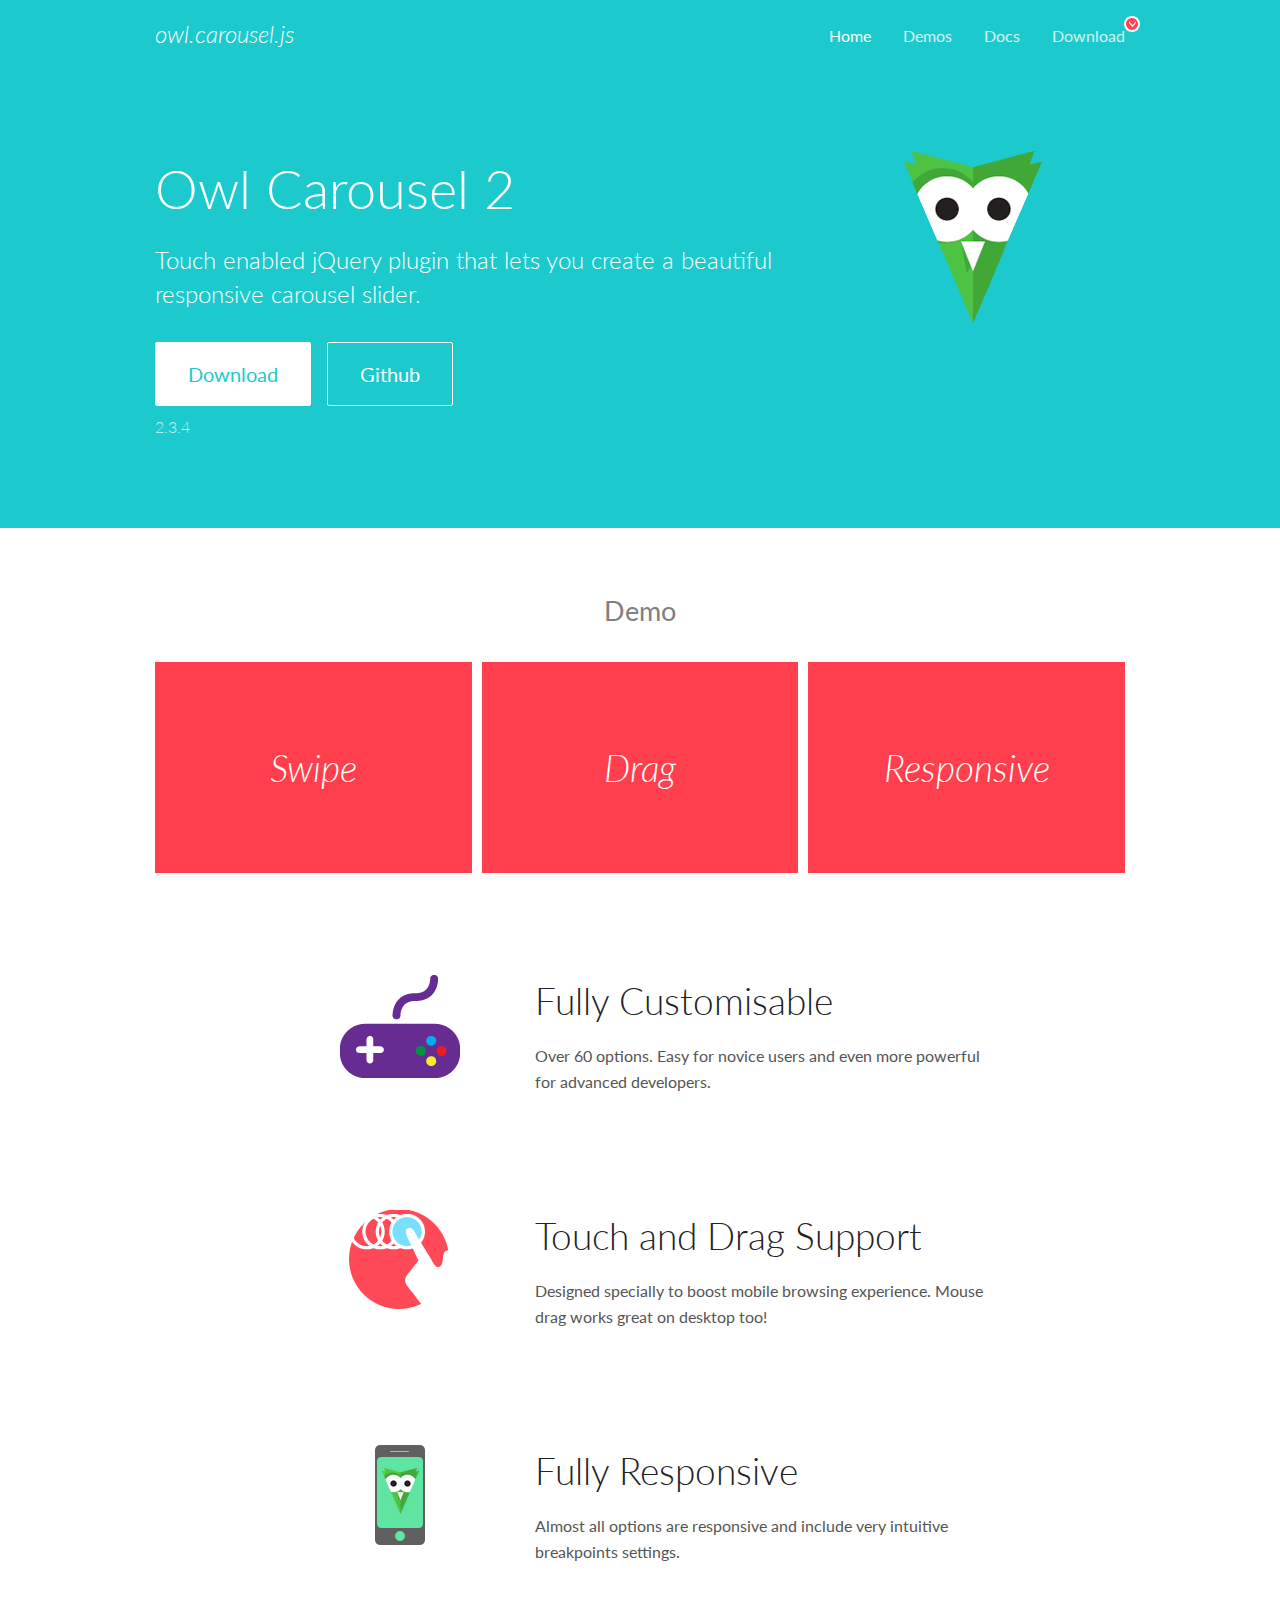
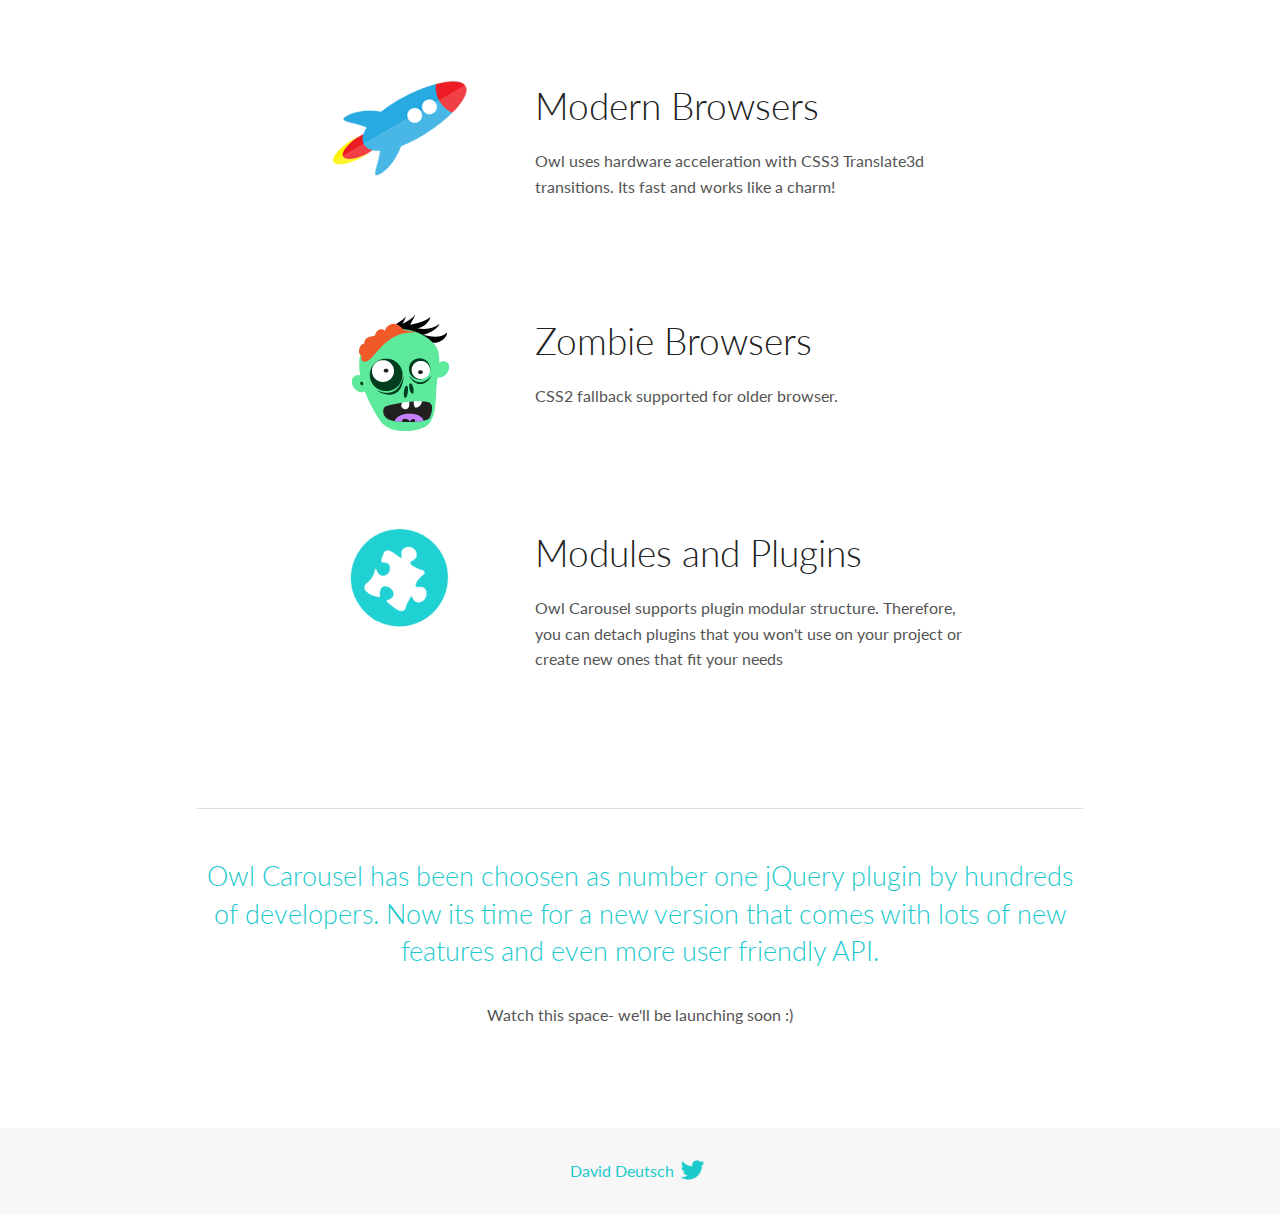
<file: OwlCarousel/docs/index.html>
<!DOCTYPE html>
<html lang="en">
  <head>

    <!-- head -->
    <meta charset="utf-8">
    <meta name="msapplication-tap-highlight" content="no" />
    <meta name="viewport" content="width=device-width, initial-scale=1.0" />
    <meta name="description" content="Touch enabled jQuery plugin that lets you create beautiful responsive carousel slider.">
    <meta name="author" content="David Deutsch">
    <title>
      Home | Owl Carousel | 2.3.4
    </title>

    <!-- Stylesheets -->
    <link href='https://fonts.googleapis.com/css?family=Lato:300,400,700,400italic,300italic' rel='stylesheet' type='text/css'>
    <link rel="stylesheet" href="assets/css/docs.theme.min.css">

    <!-- Owl Stylesheets -->
    <link rel="stylesheet" href="assets/owlcarousel/assets/owl.carousel.min.css">
    <link rel="stylesheet" href="assets/owlcarousel/assets/owl.theme.default.min.css">

    <!-- HTML5 shim and Respond.js IE8 support of HTML5 elements and media queries -->

    <!--[if lt IE 9]>
      <script src="https://oss.maxcdn.com/libs/html5shiv/3.7.0/html5shiv.js"></script>
      <script src="https://oss.maxcdn.com/libs/respond.js/1.3.0/respond.min.js"></script>
    <![endif]-->

    <!-- Favicons -->
    <link rel="apple-touch-icon-precomposed" sizes="144x144" href="assets/ico/apple-touch-icon-144-precomposed.png">
    <link rel="shortcut icon" href="assets/ico/favicon.png">
    <link rel="shortcut icon" href="favicon.ico">

    <!-- Yeah i know js should not be in header. Its required for demos.-->

    <!-- javascript -->
    <script src="assets/vendors/jquery.min.js"></script>
    <script src="assets/owlcarousel/owl.carousel.js"></script>
  </head>
  <body>

    <!-- header -->
    <header class="header">
      <div class="row">
        <div class="large-12 columns">
          <div class="brand left">
            <h3>
              <a href="/OwlCarousel2/">owl.carousel.js</a> 
            </h3>
          </div>
          <a id="toggle-nav" class="right">
            <span></span> <span></span> <span></span> 
          </a> 
          <div class="nav-bar">
            <ul class="clearfix">
              <li class="active">
                <a href="/OwlCarousel2/index.html">Home</a> 
              </li>
              <li> <a href="/OwlCarousel2/demos/demos.html">Demos</a>  </li>
              <li> <a href="/OwlCarousel2/docs/started-welcome.html">Docs</a>  </li>
              <li>
                <a href="https://github.com/OwlCarousel2/OwlCarousel2/archive/2.3.4.zip">Download</a> 
                <span class="download"></span> 
              </li>
            </ul>
          </div>
        </div>
      </div>
    </header>

    <!-- home panel -->
    <section id="hero">
      <div class="row">
        <div class="large-8 medium-8 columns">
          <h1>Owl Carousel 2</h1>
          <h4>Touch enabled jQuery plugin that lets you create a beautiful responsive carousel slider.</h4>
          <a href="https://github.com/OwlCarousel2/OwlCarousel2/archive/2.3.4.zip" class="hero-button">Download</a> 
          <a href="https://github.com/OwlCarousel2/OwlCarousel2" class="hero-button outline">Github</a> 
          <p>2.3.4</p>
        </div>
        <div class="large-4 medium-4 columns">
          <img class="owl-logo" src="assets/img/owl-logo.png" alt="mr. Owl">
        </div>
      </div>
    </section>

    <!-- body -->
    <div class="home-demo">
      <div class="row">
        <div class="large-12 columns">
          <h3>Demo</h3>
          <div class="owl-carousel">
            <div class="item">
              <h2>Swipe</h2>
            </div>
            <div class="item">
              <h2>Drag</h2>
            </div>
            <div class="item">
              <h2>Responsive</h2>
            </div>
            <div class="item">
              <h2>CSS3</h2>
            </div>
            <div class="item">
              <h2>Fast</h2>
            </div>
            <div class="item">
              <h2>Easy</h2>
            </div>
            <div class="item">
              <h2>Free</h2>
            </div>
            <div class="item">
              <h2>Upgradable</h2>
            </div>
            <div class="item">
              <h2>Tons of options</h2>
            </div>
            <div class="item">
              <h2>Infinity</h2>
            </div>
            <div class="item">
              <h2>Auto Width</h2>
            </div>
          </div>
        </div>
      </div>
    </div>
    <script>
      var owl = $('.owl-carousel');
      owl.owlCarousel({
        margin: 10,
        loop: true,
        responsive: {
          0: {
            items: 1
          },
          600: {
            items: 2
          },
          1000: {
            items: 3
          }
        }
      })
    </script>

    <!-- features -->
    <div id="features">
      <div class="row">
        <div class="small-12 medium-9 small-centered columns">
          <section class="row feature">
            <div class="medium-4 small-12 columns">
              <img src="assets/img/feature-options.png" alt="">
            </div>
            <div class="medium-8 small-12 columns">
              <h2>Fully Customisable</h2>
              <p>Over 60 options. Easy for novice users and even more powerful for advanced developers.</p>
            </div>
          </section>
          <section class="row feature">
            <div class="medium-4 small-12 columns">
              <img src="assets/img/feature-drag.png" alt="">
            </div>
            <div class="medium-8 small-12 columns">
              <h2>Touch and Drag Support</h2>
              <p>Designed specially to boost mobile browsing experience. Mouse drag works great on desktop too!</p>
            </div>
          </section>
          <section class="row feature">
            <div class="medium-4 small-12 columns">
              <img src="assets/img/feature-responsive.png" alt="">
            </div>
            <div class="medium-8 small-12 columns">
              <h2>Fully Responsive</h2>
              <p>Almost all options are responsive and include very intuitive breakpoints settings.</p>
            </div>
          </section>
          <section class="row feature">
            <div class="medium-4 small-12 columns">
              <img src="assets/img/feature-modern.png" alt="">
            </div>
            <div class="medium-8 small-12 columns">
              <h2>Modern Browsers</h2>
              <p>Owl uses hardware acceleration with CSS3 Translate3d transitions. Its fast and works like a charm! </p>
            </div>
          </section>
          <section class="row feature">
            <div class="medium-4 small-12 columns">
              <img src="assets/img/feature-zombie.png" alt="">
            </div>
            <div class="medium-8 small-12 columns">
              <h2>Zombie Browsers</h2>
              <p>CSS2 fallback supported for older browser.</p>
            </div>
          </section>
          <section class="row feature">
            <div class="medium-4 small-12 columns">
              <img src="assets/img/feature-module.png" alt="">
            </div>
            <div class="medium-8 small-12 columns">
              <h2>Modules and Plugins</h2>
              <p>Owl Carousel supports plugin modular structure. Therefore, you can detach plugins that you won&#x27;t use on your project or create new ones that fit your needs</p>
            </div>
          </section>
        </div>
      </div>
    </div>

    <!-- footer -->
    <section id="teaser-text">
      <div class="row">
        <div class="small-12 medium-11 small-centered columns">
          <hr>
          <h3 id="owl-carousel-has-been-choosen-as-number-one-jquery-plugin-by-hundreds-of-developers-now-its-time-for-a-new-version-that-comes-with-lots-of-new-features-and-even-more-user-friendly-api-">Owl Carousel has been choosen as number one jQuery plugin by hundreds of developers. Now its time for a new version that comes with lots of new features and even more user friendly API.</h3>
          <p>Watch this space- we&#39;ll be launching soon :)</p>
        </div>
      </div>
    </section>

    <!-- footer -->
    <footer class="footer">
      <div class="row">
        <div class="large-12 columns">
          <h5>
            <a href="/OwlCarousel2/docs/support-contact.html">David Deutsch</a> 
            <a id="custom-tweet-button" href="https://twitter.com/share?url=https://github.com/OwlCarousel2/OwlCarousel2&text=Owl Carousel - This is so awesome! " target="_blank"></a> 
          </h5>
        </div>
      </div>
    </footer>

    <!-- vendors -->
    <script src="assets/vendors/highlight.js"></script>
    <script src="assets/js/app.js"></script>
  </body>
</html>
</file>
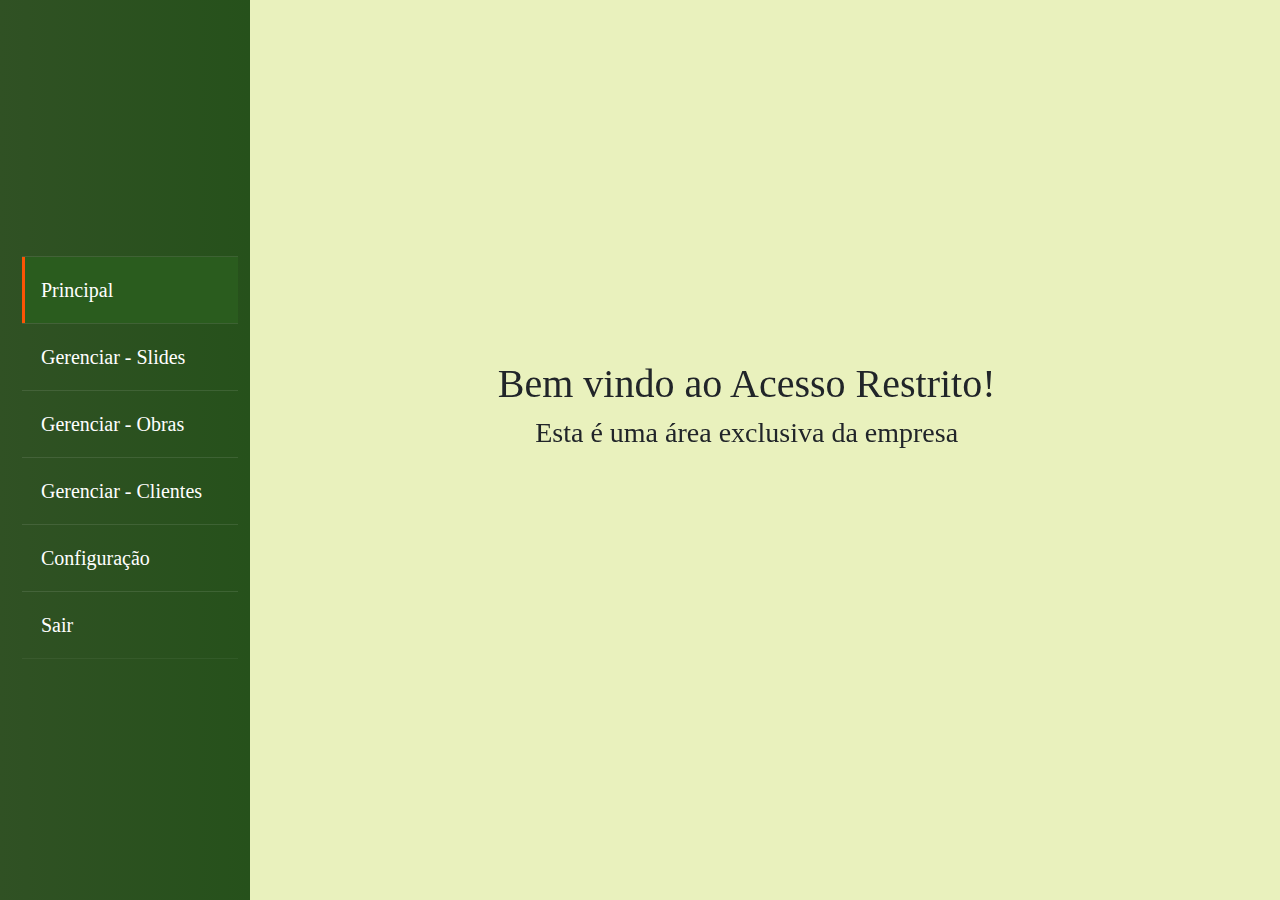
<file: Dash/dashboard.html>
<!DOCTYPE html>
<html>
<head>
    <!-- Meta tags-->
	<meta name="author" content="Almir Melo">
    <meta name="description" content="Portfolio Hidratta"/>
    <meta charset="utf-8" />
    <meta name="viewport"  content="width=device-width, initial-scale=1.0, min-scale=1, max-scale=1, user-scalable=0, shrink-to-fit=no"/>
    <meta name="theme-color" content="#305124"/>
	<link rel="icon" type="image/png" href="../Imgs/Icon/logo.png"/>
	<!-- CSS, Bootstrap e AOS -->
	<link rel="stylesheet" href="../Bootstrap/bootstrap-5.1.3-dist/css/bootstrap.min.css"/>
	<link rel="stylesheet" type="text/css" href="../Css/dashboard.css"/>
	<!-- Título do site -->
    <title>Construtora Hidratta</title>
</head>
<body style=" background-color: #e9f1bd; ">
	<!-- Nonscript -->
	<noscript>You need to enable JavaScript to run this app.</noscript>
	
	<nav class="sidebar navbar navbar-expand-lg navbar-dark fs-5" id="home">             
      <section class="container-fluid">
        <button class="navbar-toggler" type="button" data-bs-toggle="collapse" data-bs-target="#navbarlinks" aria-controls="navbarlinks" aria-expanded="false" aria-label="Toggle navigation">
          <span class="navbar-toggler-icon"></span>
        </button>
        <section class="collapse navbar-collapse justify-content-center" id="navbarlinks">
          <ul class="main_side">
			<li class="nav-item  active">
              <a onclick="principal()" class="text-white nav-link " href="#Home">Principal</a>
            </li>
			
			<li class="nav-item"> 
				<a onclick="adm(0)" class="text-white nav-link " href="#Slides">Gerenciar - Slides</a>
			</li>
			<li class="nav-item">
              <a onclick="adm(1)" class="text-white nav-link " href="#Obras">Gerenciar - Obras</a>
            </li>
			<li class="nav-item">
              <a onclick="adm(2)" class="text-white nav-link " href="#Clientes">Gerenciar - Clientes</a>
            </li>
			<li class="nav-item">
              <a onclick="config()" class="text-white nav-link " href="#Config">Configuração</a>
            </li>
            <li class="nav-item">
              <a class="text-white nav-link" href="?logout">Sair</a>
            </li>
          </ul>
        </section>
      </section>
    </nav>
	
		<div id="content" class="container-fluid">
		
			<!-- TELA PRINCIPAL -->
			<div class="row">
				<div class="col-lg-8 col-12" id="principal">
					<h1 id="principal-content"> Bem vindo ao Acesso Restrito!</h1>
					<h3 id="principal-content"> Esta é uma área exclusiva da empresa</h3>
				</div>
			</div>
			
			<!-- GERENCIAR SLIDES -->
			<div class="row">
				<div class="col-lg-8 col-12" id="adm-slides" style="visibility:hidden;">
					<div class="row">
						<div class="card mb-3 ">
							<div class="card-header"><h2>Gerenciamento de Slides</h2></div>
							<div class="card-body">
								<div class="container-fluid">
									<div class="row">
										<h4><b>+ ESCOLHA UMA DAS OPÇÕES ABAIXO PARA PROSSEGUIR</b></h4>
										<form id="adm-dados-card" action="" method="GET">
											<div class="container-fluid">
												<div class="row">
													<button name="operation" value="consultarSlide" onclick="adm_aux(0, 0)" class="btn col-sm-6 col-12">CONSULTAR <br> SLIDES</button>
													<button onclick="adm_aux(0, 1)" class="btn col-sm-6 col-12">NOVOS <br> SLIDES</button>
												</div>
											</div>
										</form>
										<hr class="col-12">
										<article id="adm-tabelas-existentes-slides" class="col-12">
											<h2  id="card-title" class="fs-4"><b>SLIDES EXISTENTES</b></h2>
											<p id="content-empresa" class="fs-5">Nenhuma slide foi criado pelo usuário até o momento.</p>
										</article>
										
										<!-- NOVA TABELA -->
										<article id="aux-adm-novos-slides" style="visibility:hidden;">
											<h2 id="card-title">NOVO SLIDE</h2>
											<div class="card-body">
												<form id="formulario" action="operacoes.php" method="GET">
													<div id="dados-login">
														<div class="mb-3">
															<label id="FileHelp" class="form-label">+ SELECIONE UMA IMAGEM PARA O SLIDE</label>
															<input class="form-control" type="file" id="formFile" name="imgSlide">
														</div>
														<div class="row">
															<button onclick="adm_aux(0, 0)" class="btn col-6">RETORNAR</button>
															<button name="operation" value="novoSlide" class="btn col-6">CRIAR</button>
														</div>
													</div>
												</form>
											</div>
										</article>
										
										<!-- ATUALIZAR DADOS -->
										<article id="aux-adm-up-slides" style="visibility:hidden;">
											<h2 id="card-title">ATUALIZAR DADOS</h2>
											<div class="card-body">
												<form id="formulario" action="operacoes.php" method="GET">
													<div id="dados-login">
														<div class="mb-3">
															<label id="DataHelp" class="form-label">+ Imagem do Primeiro Slide</label>
															<input type="text" class="form-control" placeholder="*Informação" id="exampleInputEmail1">
														</div>
														<div class="row">
														<button onclick="adm_aux(0, 0)" class="btn">RETORNAR</button>
														<button name="operation" value="atualizarSlide" class="btn">ATUALIZAR</button>
														</div>
													</div>
												</form>
											</div>
										</article>
										
										<!-- DELETAR DADOS -->
											<!-- não haverá div aqui, apenas um confirm para confirmar a exclusão -->
									</div>
								</div>
							</div>
						</div>
					</div>
				</div>
			</div>
			
			<!-- GERENCIAR OBRAS -->
			<div class="row">
				<div class="col-lg-8 col-12" id="adm-obras" style="visibility:hidden;">
					<div class="row">
						<div class="card mb-3 ">
							<div class="card-header"><h2>Gerenciamento de Obras</h2></div>
							<div class="card-body">
								<div class="container-fluid">
									<div class="row">
										<h4><b>+ ESCOLHA UMA DAS OPÇÕES ABAIXO PARA PROSSEGUIR</b></h4>
										<form id="adm-dados-card" action="operacoes.php" method="GET">
											<div class="container-fluid">
												<div class="row">
													<button name="operation" value="consultarPost" onclick="adm_aux(1, 0)" class="btn col-sm-6 col-12">CONSULTAR <br> OBRAS</button>
													<button onclick="adm_aux(1, 1)" class="btn col-sm-6 col-12">NOVAS <br> OBRAS</button>
												</div>
											</div>
										</form>
										<hr class="col-12">
										<article id="adm-tabelas-existentes-obras" class="col-12">
											<h2  id="card-title" class="fs-4"><b>OBRAS EXISTENTES</b></h2>
											<p id="content-empresa" class="fs-5">Nenhuma obra foi criada pelo usuário até o momento.</p>
										</article>
										
										<!-- NOVA TABELA -->
										<article id="aux-adm-novas-obras" style="visibility:hidden;">
											<h2 id="card-title">NOVA OBRA</h2>
											<div class="card-body">
												<form id="formulario" action="operacoes.php" method="GET">
													<div id="dados-login">
														<div class="mb-3">
															<label id="FileHelp" class="form-label">+ INFORME UMA IMAGEM E UM TEXTO RESUMO PARA A OBRA</label>
															<input class="form-control" type="file" id="formFile" name="user_file">
															<textarea class="form-control textarea-box" name="user_message" rows="4" style="resize: none; margin-top:10px;" placeholder="Texto resumo*"></textarea>
														</div>
														<div class="row">
															<button onclick="adm_aux(1, 0)" class="btn col-6">RETORNAR</button>
															<button name="operation" value="novoPost" class="btn col-6">CRIAR</button>
														</div>
													</div>
												</form>
											</div>
										</article>
									
										<!-- ATUALIZAR DADOS -->
										<article id="aux-adm-up-obras" style="visibility:hidden;">
											<h2 id="card-title">ATUALIZAR DADOS</h2>
											<div class="card-body">
												<form id="formulario" action="operacoes.php" method="GET">
													<div id="dados-login">
														<div class="mb-3">
															<label id="DataHelp" class="form-label">+ INFORME O NOVO DADO</label>
															<input type="text" class="form-control" placeholder="*Informação" id="exampleInputEmail1">
														</div>
														<div class="row">
														<button onclick="adm_aux(1, 0)" class="btn">RETORNAR</button>
														<button name="operation" value="atualizarPost" class="btn">ATUALIZAR</button>
														</div>
													</div>
												</form>
											</div>
										</article>
										
										<!-- DELETAR DADOS -->
											<!-- não haverá div aqui, apenas um confirm para confirmar a exclusão -->
									</div>
								</div>
							</div>
						</div>
					</div>
				</div>
			</div>
			
			<!-- GERENCIAR CLIENTES -->
			<div class="row">
				<div class="col-lg-8 col-12" id="adm-clientes" style="visibility:hidden;">
					<div class="row">
						<div class="card mb-3 ">
							<div class="card-header"><h2>Gerenciamento de Clientes</h2></div>
							<div class="card-body">
								<div class="container-fluid">
									<div class="row">
										<h4><b>+ ESCOLHA UMA DAS OPÇÕES ABAIXO PARA PROSSEGUIR</b></h4>
										<form id="adm-dados-card" action="operacoes.php" method="GET">
											<div class="container-fluid">
												<div class="row">
													<button name="operation" value="consultarCliente" onclick="adm_aux(2, 0)" class="btn col-sm-6 col-12">CONSULTAR <br> CLIENTES</button>
													<button onclick="adm_aux(2, 1)" class="btn col-sm-6 col-12">NOVOS <br> CLIENTES</button>
												</div>
											</div>
										</form>
										<hr class="col-12">
										<article id="adm-tabelas-existentes-clientes" class="col-12">
											<h2  id="card-title" class="fs-4"><b>CLIENTES EXISTENTES</b></h2>
											<p id="content-empresa" class="fs-5">Nenhuma cliente foi criado pelo usuário até o momento.</p>
										</article>
										
										<!-- NOVA TABELA -->
										<article id="aux-adm-novos-clientes" style="visibility:hidden;">
											<h2 id="card-title">NOVO CLIENTE</h2>
											<div class="card-body">
												<form id="formulario" action="operacoes.php" method="GET">
													<div id="dados-login">
														<div class="mb-3">
															<label id="FileHelp" class="form-label">+ INFORME A IMAGEM DO CLIENTE</label>
															<input class="form-control" type="file" id="formFile" name="user_file">
														</div>
														<div class="row">
															<button onclick="adm_aux(2, 0)" class="btn col-6">RETORNAR</button>
															<button name="operation" value="novoCliente" class="btn col-6">CRIAR</button>
														</div>
													</div>
												</form>
											</div>
										</article>
										
										<!-- ATUALIZAR DADOS -->
										<article id="aux-adm-up-clientes" style="visibility:hidden;">
											<h2 id="card-title">ATUALIZAR DADOS</h2>
											<div class="card-body">
												<form id="formulario" action="operacoes.php" method="GET">
													<div id="dados-login">
														<div class="mb-3">
															<label id="DataHelp" class="form-label">+ INFORME O NOVO DADO</label>
															<input type="text" class="form-control" placeholder="*Informação" id="exampleInputEmail1">
														</div>
														<div class="row">
														<button onclick="adm_aux(2, 0)" class="btn">RETORNAR</button>
														<button name="operation" value="atualizarCliente" class="btn">ATUALIZAR</button>
														</div>
													</div>
												</form>
											</div>
										</article>
										
										<!-- DELETAR DADOS -->
											<!-- não haverá div aqui, apenas um confirm para confirmar a exclusão -->
									</div>
								</div>
							</div>
						</div>
					</div>
				</div>
			</div>
			
			<!-- CONFIG -->
			<div class="row">
				<div class="col-lg-8 col-12" id="config" style="visibility:hidden;">
					<div class="row">
						<div class="card mb-3 ">
							<div class="card-header"><h2>Alterar Senha Atual</h2></div>
							<div class="card-body">
								<form id="formulario" action="operacoes.php" method="GET">
									<div id="dados-login">
										<div class="mb-3">
											<label id="senhaAntigaHelp" class="form-label">+ INFORME A SENHA ATUAL</label>
											<input type="password" name="oldPass" class="form-control" placeholder="*Senha Atual" id="exampleInputEmail1">
										</div>
										<div class="mb-3">
											<label id="senhaNovaHelp" class="form-label">+ INFORME A NOVA SENHA</label>
											<input type="password" name="newPass" class="form-control" placeholder="*Nova Senha" id="exampleInputPassword1">
										</div>
										<button class="btn" name="operation" value="alterarSenhaAdmin">ALTERAR SENHA</button>
									</div>
								</form>
							</div>
						</div>
					</div>
				</div>
			</div>
		
		</div>
 
  
  <!-- .jss (jquery, bootstrap, aos, sweetalert e index) -->
  <script src="../JQuery/jquery-3.5.1.min.js"></script>
  <script src="../JQuery/jquery.mask.min.js"></script>
  <script src="../Bootstrap/bootstrap-5.1.3-dist/js/bootstrap.min.js"></script>
  <script src="../Sweetalert/sweetalert.min.js"></script>
  <script src="../Js/dashboard.js"></script>
</body>
</html>
</file>
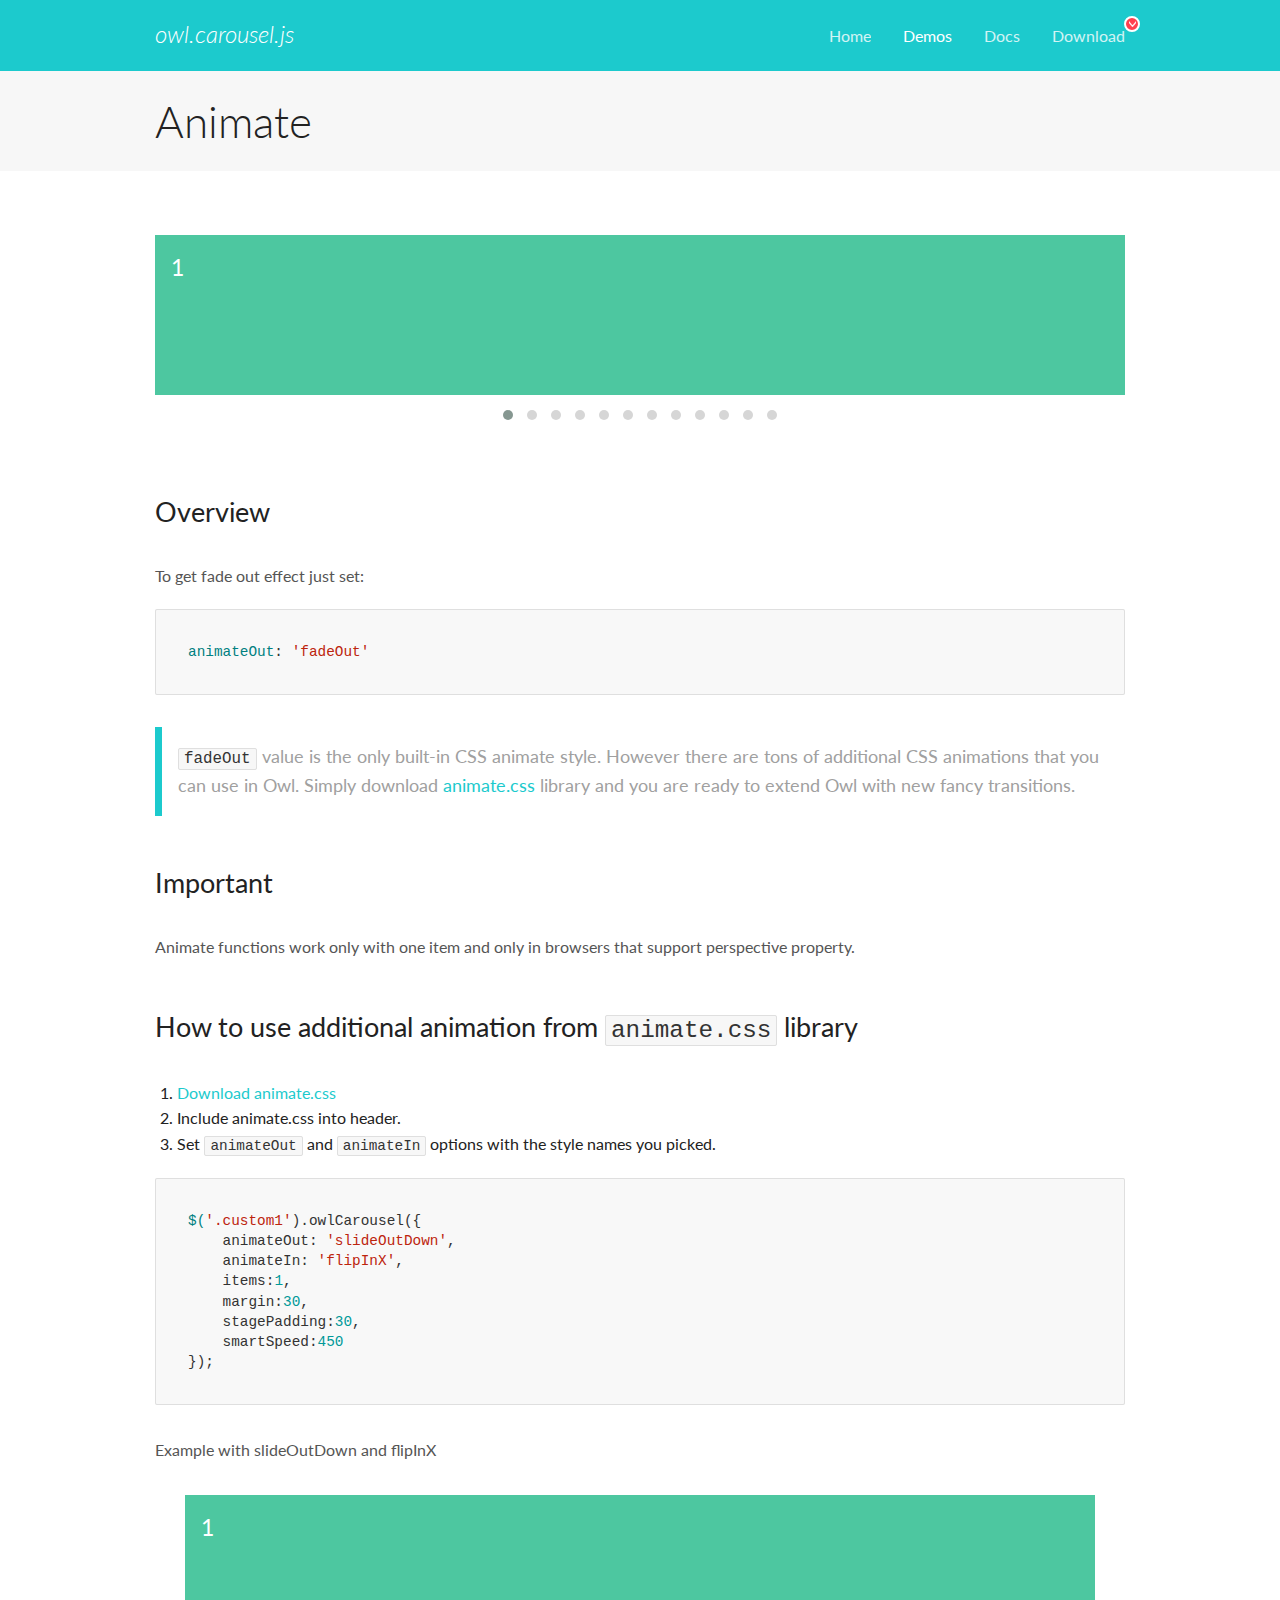
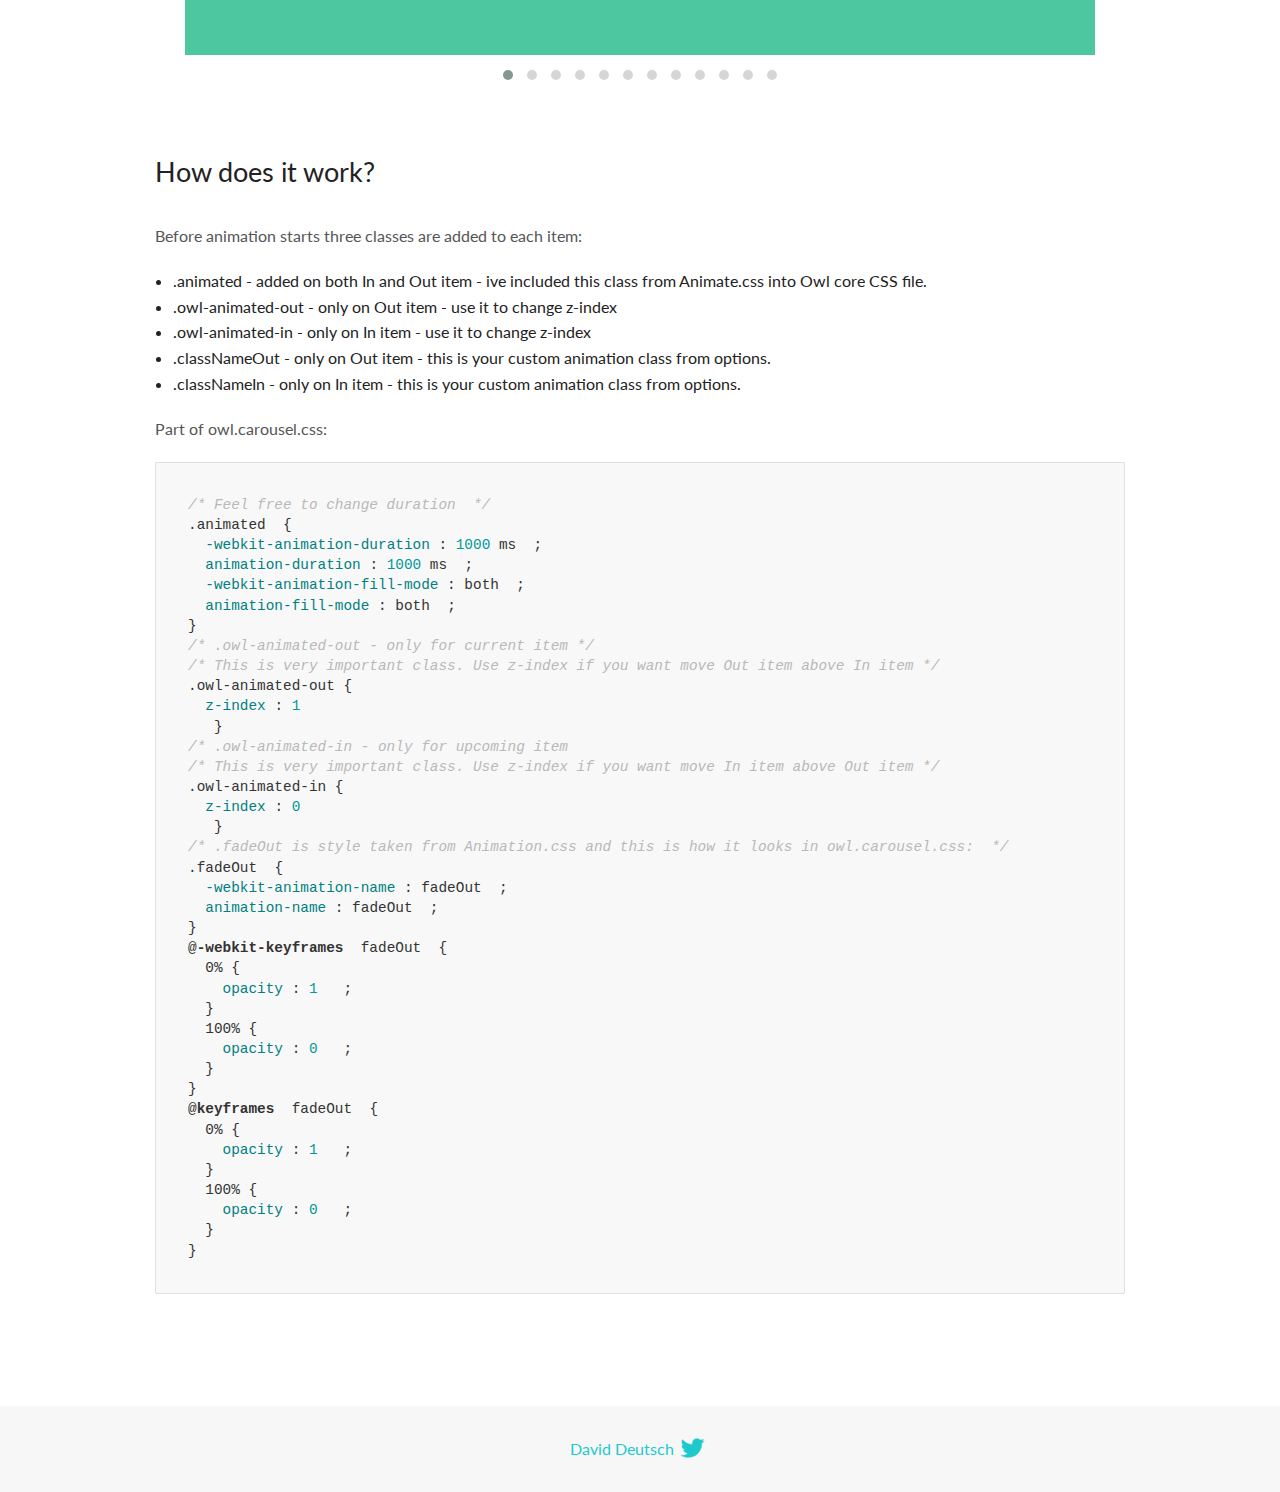
<file: OwlCarousel/docs/demos/animate.html>
<!DOCTYPE html>
<html lang="en">
  <head>

    <!-- head -->
    <meta charset="utf-8">
    <meta name="msapplication-tap-highlight" content="no" />
    <meta name="viewport" content="width=device-width, initial-scale=1.0" />
    <meta name="description" content="Animate carousel">
    <meta name="author" content="David Deutsch">
    <title>
      Animate Demo | Owl Carousel | 2.3.4
    </title>

    <!-- Stylesheets -->
    <link href='https://fonts.googleapis.com/css?family=Lato:300,400,700,400italic,300italic' rel='stylesheet' type='text/css'>
    <link rel="stylesheet" href="../assets/css/docs.theme.min.css">

    <!-- Owl Stylesheets -->
    <link rel="stylesheet" href="../assets/owlcarousel/assets/owl.carousel.min.css">
    <link rel="stylesheet" href="../assets/owlcarousel/assets/owl.theme.default.min.css">

    <!-- HTML5 shim and Respond.js IE8 support of HTML5 elements and media queries -->

    <!--[if lt IE 9]>
      <script src="https://oss.maxcdn.com/libs/html5shiv/3.7.0/html5shiv.js"></script>
      <script src="https://oss.maxcdn.com/libs/respond.js/1.3.0/respond.min.js"></script>
    <![endif]-->

    <!-- Favicons -->
    <link rel="apple-touch-icon-precomposed" sizes="144x144" href="../assets/ico/apple-touch-icon-144-precomposed.png">
    <link rel="shortcut icon" href="../assets/ico/favicon.png">
    <link rel="shortcut icon" href="favicon.ico">

    <!-- Yeah i know js should not be in header. Its required for demos.-->

    <!-- javascript -->
    <script src="../assets/vendors/jquery.min.js"></script>
    <script src="../assets/owlcarousel/owl.carousel.js"></script>
  </head>
  <body>

    <!-- header -->
    <header class="header">
      <div class="row">
        <div class="large-12 columns">
          <div class="brand left">
            <h3>
              <a href="/OwlCarousel2/">owl.carousel.js</a> 
            </h3>
          </div>
          <a id="toggle-nav" class="right">
            <span></span> <span></span> <span></span> 
          </a> 
          <div class="nav-bar">
            <ul class="clearfix">
              <li> <a href="/OwlCarousel2/index.html">Home</a>  </li>
              <li class="active">
                <a href="/OwlCarousel2/demos/demos.html">Demos</a> 
              </li>
              <li> <a href="/OwlCarousel2/docs/started-welcome.html">Docs</a>  </li>
              <li>
                <a href="https://github.com/OwlCarousel2/OwlCarousel2/archive/2.3.4.zip">Download</a> 
                <span class="download"></span> 
              </li>
            </ul>
          </div>
        </div>
      </div>
    </header>

    <!-- title -->
    <section class="title">
      <div class="row">
        <div class="large-12 columns">
          <h1>Animate</h1>
        </div>
      </div>
    </section>

    <!--  Demos -->
    <section id="demos">
      <div class="row">
        <div class="large-12 columns">
          <div class="fadeOut owl-carousel owl-theme">
            <div class="item">
              <h4>1</h4>
            </div>
            <div class="item">
              <h4>2</h4>
            </div>
            <div class="item">
              <h4>3</h4>
            </div>
            <div class="item">
              <h4>4</h4>
            </div>
            <div class="item">
              <h4>5</h4>
            </div>
            <div class="item">
              <h4>6</h4>
            </div>
            <div class="item">
              <h4>7</h4>
            </div>
            <div class="item">
              <h4>8</h4>
            </div>
            <div class="item">
              <h4>9</h4>
            </div>
            <div class="item">
              <h4>10</h4>
            </div>
            <div class="item">
              <h4>11</h4>
            </div>
            <div class="item">
              <h4>12</h4>
            </div>
          </div>
          <h3 id="overview">Overview</h3>
          <p>To get fade out effect just set:</p>
          <pre><code>animateOut: &#39;fadeOut&#39;</code></pre>
          <blockquote>
            <p><code>fadeOut</code> value is the only built-in CSS animate style. However there are tons of additional CSS animations that you can use in Owl. Simply download
              <a href="https://daneden.github.io/animate.css/">animate.css</a>  library and you are ready to extend Owl with new fancy transitions.</p>
          </blockquote>
          <h3 id="important">Important</h3>
          <p>Animate functions work only with one item and only in browsers that support perspective property.</p>
          <h3 id="how-to-use-additional-animation-from-animate-css-library">How to use additional animation from <code>animate.css</code> library</h3>
          <ol>
            <li> <a href="https://daneden.github.io/animate.css/">Download animate.css</a>  </li>
            <li>Include animate.css into header.</li>
            <li>Set <code>animateOut</code> and <code>animateIn</code> options with the style names you picked.</li>
          </ol>
          <pre><code>$(&#39;.custom1&#39;).owlCarousel({
    animateOut: &#39;slideOutDown&#39;,
    animateIn: &#39;flipInX&#39;,
    items:1,
    margin:30,
    stagePadding:30,
    smartSpeed:450
});</code></pre>
          <p>Example with slideOutDown and flipInX</p>
          <div class="custom1 owl-carousel owl-theme">
            <div class="item">
              <h4>1</h4>
            </div>
            <div class="item">
              <h4>2</h4>
            </div>
            <div class="item">
              <h4>3</h4>
            </div>
            <div class="item">
              <h4>4</h4>
            </div>
            <div class="item">
              <h4>5</h4>
            </div>
            <div class="item">
              <h4>6</h4>
            </div>
            <div class="item">
              <h4>7</h4>
            </div>
            <div class="item">
              <h4>8</h4>
            </div>
            <div class="item">
              <h4>9</h4>
            </div>
            <div class="item">
              <h4>10</h4>
            </div>
            <div class="item">
              <h4>11</h4>
            </div>
            <div class="item">
              <h4>12</h4>
            </div>
          </div>
          <h3 id="how-does-it-work-">How does it work?</h3>
          <p>Before animation starts three classes are added to each item:</p>
          <ul>
            <li>.animated - added on both In and Out item - ive included this class from Animate.css into Owl core CSS file.</li>
            <li>.owl-animated-out - only on Out item - use it to change z-index</li>
            <li>.owl-animated-in - only on In item - use it to change z-index</li>
            <li>.classNameOut - only on Out item - this is your custom animation class from options.</li>
            <li>.classNameIn - only on In item - this is your custom animation class from options.</li>
          </ul>
          <p>Part of owl.carousel.css:</p>
          <pre><code class="language-css"><span class="comment">/* Feel free to change duration  */</span> 
<span class="class">.animated</span>  <span class="rules">{
  <span class="rule"><span class="attribute">-webkit-animation-duration</span> :<span class="value"> <span class="number">1000</span> ms</span> </span> ;
  <span class="rule"><span class="attribute">animation-duration</span> :<span class="value"> <span class="number">1000</span> ms</span> </span> ;
  <span class="rule"><span class="attribute">-webkit-animation-fill-mode</span> :<span class="value"> both</span> </span> ;
  <span class="rule"><span class="attribute">animation-fill-mode</span> :<span class="value"> both</span> </span> ;
<span class="rule">}</span> </span> 
<span class="comment">/* .owl-animated-out - only for current item */</span> 
<span class="comment">/* This is very important class. Use z-index if you want move Out item above In item */</span> 
<span class="class">.owl-animated-out</span> <span class="rules">{
  <span class="rule"><span class="attribute">z-index</span> :<span class="value"> <span class="number">1</span> 
</span> </span> </span> }
<span class="comment">/* .owl-animated-in - only for upcoming item
/* This is very important class. Use z-index if you want move In item above Out item */</span> 
<span class="class">.owl-animated-in</span> <span class="rules">{
  <span class="rule"><span class="attribute">z-index</span> :<span class="value"> <span class="number">0</span> 
</span> </span> </span> }
<span class="comment">/* .fadeOut is style taken from Animation.css and this is how it looks in owl.carousel.css:  */</span> 
<span class="class">.fadeOut</span>  <span class="rules">{
  <span class="rule"><span class="attribute">-webkit-animation-name</span> :<span class="value"> fadeOut</span> </span> ;
  <span class="rule"><span class="attribute">animation-name</span> :<span class="value"> fadeOut</span> </span> ;
<span class="rule">}</span> </span> 
<span class="at_rule">@<span class="keyword">-webkit-keyframes</span>  fadeOut </span> {
  0% <span class="rules">{
    <span class="rule"><span class="attribute">opacity</span> :<span class="value"> <span class="number">1</span> </span> </span> ;
  <span class="rule">}</span> </span> 
  100% <span class="rules">{
    <span class="rule"><span class="attribute">opacity</span> :<span class="value"> <span class="number">0</span> </span> </span> ;
  <span class="rule">}</span> </span> 
}
<span class="at_rule">@<span class="keyword">keyframes</span>  fadeOut </span> {
  0% <span class="rules">{
    <span class="rule"><span class="attribute">opacity</span> :<span class="value"> <span class="number">1</span> </span> </span> ;
  <span class="rule">}</span> </span> 
  100% <span class="rules">{
    <span class="rule"><span class="attribute">opacity</span> :<span class="value"> <span class="number">0</span> </span> </span> ;
  <span class="rule">}</span> </span> 
}</code></pre>
          <link rel="stylesheet" href="../assets/css/animate.css">
          <script>
            jQuery(document).ready(function($) {
              $('.fadeOut').owlCarousel({
                items: 1,
                animateOut: 'fadeOut',
                loop: true,
                margin: 10,
              });
              $('.custom1').owlCarousel({
                animateOut: 'slideOutDown',
                animateIn: 'flipInX',
                items: 1,
                margin: 30,
                stagePadding: 30,
                smartSpeed: 450
              });
            });
          </script>
        </div>
      </div>
    </section>

    <!-- footer -->
    <footer class="footer">
      <div class="row">
        <div class="large-12 columns">
          <h5>
            <a href="/OwlCarousel2/docs/support-contact.html">David Deutsch</a> 
            <a id="custom-tweet-button" href="https://twitter.com/share?url=https://github.com/OwlCarousel2/OwlCarousel2&text=Owl Carousel - This is so awesome! " target="_blank"></a> 
          </h5>
        </div>
      </div>
    </footer>

    <!-- vendors -->
    <script src="../assets/vendors/highlight.js"></script>
    <script src="../assets/js/app.js"></script>
  </body>
</html>
</file>
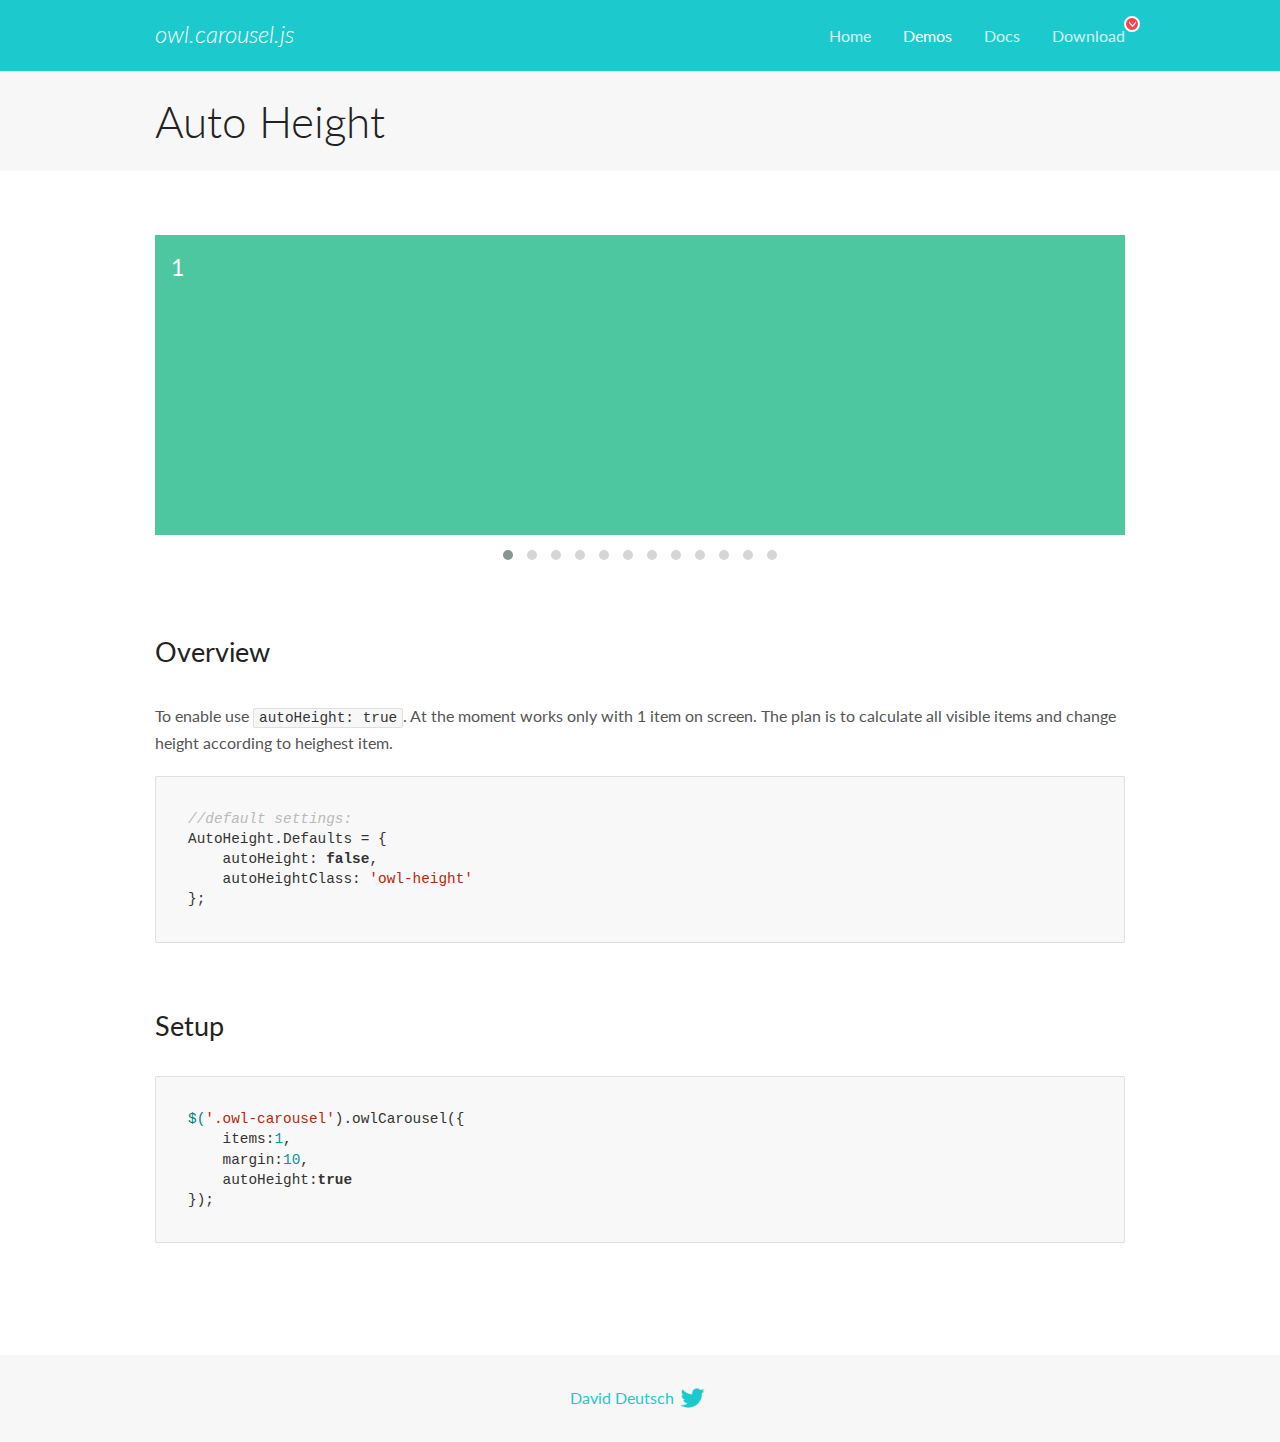
<file: OwlCarousel/docs/demos/autoheight.html>
<!DOCTYPE html>
<html lang="en">
  <head>

    <!-- head -->
    <meta charset="utf-8">
    <meta name="msapplication-tap-highlight" content="no" />
    <meta name="viewport" content="width=device-width, initial-scale=1.0" />
    <meta name="description" content="autoHeight usage demo">
    <meta name="author" content="David Deutsch">
    <title>
      Auto Height Demo | Owl Carousel | 2.3.4
    </title>

    <!-- Stylesheets -->
    <link href='https://fonts.googleapis.com/css?family=Lato:300,400,700,400italic,300italic' rel='stylesheet' type='text/css'>
    <link rel="stylesheet" href="../assets/css/docs.theme.min.css">

    <!-- Owl Stylesheets -->
    <link rel="stylesheet" href="../assets/owlcarousel/assets/owl.carousel.min.css">
    <link rel="stylesheet" href="../assets/owlcarousel/assets/owl.theme.default.min.css">

    <!-- HTML5 shim and Respond.js IE8 support of HTML5 elements and media queries -->

    <!--[if lt IE 9]>
      <script src="https://oss.maxcdn.com/libs/html5shiv/3.7.0/html5shiv.js"></script>
      <script src="https://oss.maxcdn.com/libs/respond.js/1.3.0/respond.min.js"></script>
    <![endif]-->

    <!-- Favicons -->
    <link rel="apple-touch-icon-precomposed" sizes="144x144" href="../assets/ico/apple-touch-icon-144-precomposed.png">
    <link rel="shortcut icon" href="../assets/ico/favicon.png">
    <link rel="shortcut icon" href="favicon.ico">

    <!-- Yeah i know js should not be in header. Its required for demos.-->

    <!-- javascript -->
    <script src="../assets/vendors/jquery.min.js"></script>
    <script src="../assets/owlcarousel/owl.carousel.js"></script>
  </head>
  <body>

    <!-- header -->
    <header class="header">
      <div class="row">
        <div class="large-12 columns">
          <div class="brand left">
            <h3>
              <a href="/OwlCarousel2/">owl.carousel.js</a> 
            </h3>
          </div>
          <a id="toggle-nav" class="right">
            <span></span> <span></span> <span></span> 
          </a> 
          <div class="nav-bar">
            <ul class="clearfix">
              <li> <a href="/OwlCarousel2/index.html">Home</a>  </li>
              <li class="active">
                <a href="/OwlCarousel2/demos/demos.html">Demos</a> 
              </li>
              <li> <a href="/OwlCarousel2/docs/started-welcome.html">Docs</a>  </li>
              <li>
                <a href="https://github.com/OwlCarousel2/OwlCarousel2/archive/2.3.4.zip">Download</a> 
                <span class="download"></span> 
              </li>
            </ul>
          </div>
        </div>
      </div>
    </header>

    <!-- title -->
    <section class="title">
      <div class="row">
        <div class="large-12 columns">
          <h1>Auto Height</h1>
        </div>
      </div>
    </section>

    <!--  Demos -->
    <section id="demos">
      <div class="row">
        <div class="large-12 columns">
          <div class="owl-carousel owl-theme">
            <div class="item" style="height:300px">
              <h4>1</h4>
            </div>
            <div class="item" style="height:100px">
              <h4>2</h4>
            </div>
            <div class="item" style="height:500px">
              <h4>3</h4>
            </div>
            <div class="item" style="height:250px">
              <h4>4</h4>
            </div>
            <div class="item" style="height:400px">
              <h4>5</h4>
            </div>
            <div class="item" style="height:500px">
              <h4>6</h4>
            </div>
            <div class="item" style="height:600px">
              <h4>7</h4>
            </div>
            <div class="item" style="height:400px">
              <h4>8</h4>
            </div>
            <div class="item" style="height:300px">
              <h4>9</h4>
            </div>
            <div class="item" style="height:350px">
              <h4>10</h4>
            </div>
            <div class="item" style="height:200px">
              <h4>11</h4>
            </div>
            <div class="item" style="height:150px">
              <h4>12</h4>
            </div>
          </div>
          <h3 id="overview">Overview</h3>
          <p>To enable use <code>autoHeight: true</code>. At the moment works only with 1 item on screen. The plan is to calculate all visible items and change height according to heighest item.</p>
          <pre><code>//default settings:
AutoHeight.Defaults = {
    autoHeight: false,
    autoHeightClass: &#39;owl-height&#39;
};</code></pre>
          <h3 id="setup">Setup</h3>
          <pre><code>$(&#39;.owl-carousel&#39;).owlCarousel({
    items:1,
    margin:10,
    autoHeight:true
});</code></pre>
          <script>
            $(document).ready(function() {
              $('.owl-carousel').owlCarousel({
                items: 1,
                margin: 10,
                autoHeight: true
              });
            })
          </script>
        </div>
      </div>
    </section>

    <!-- footer -->
    <footer class="footer">
      <div class="row">
        <div class="large-12 columns">
          <h5>
            <a href="/OwlCarousel2/docs/support-contact.html">David Deutsch</a> 
            <a id="custom-tweet-button" href="https://twitter.com/share?url=https://github.com/OwlCarousel2/OwlCarousel2&text=Owl Carousel - This is so awesome! " target="_blank"></a> 
          </h5>
        </div>
      </div>
    </footer>

    <!-- vendors -->
    <script src="../assets/vendors/highlight.js"></script>
    <script src="../assets/js/app.js"></script>
  </body>
</html>
</file>
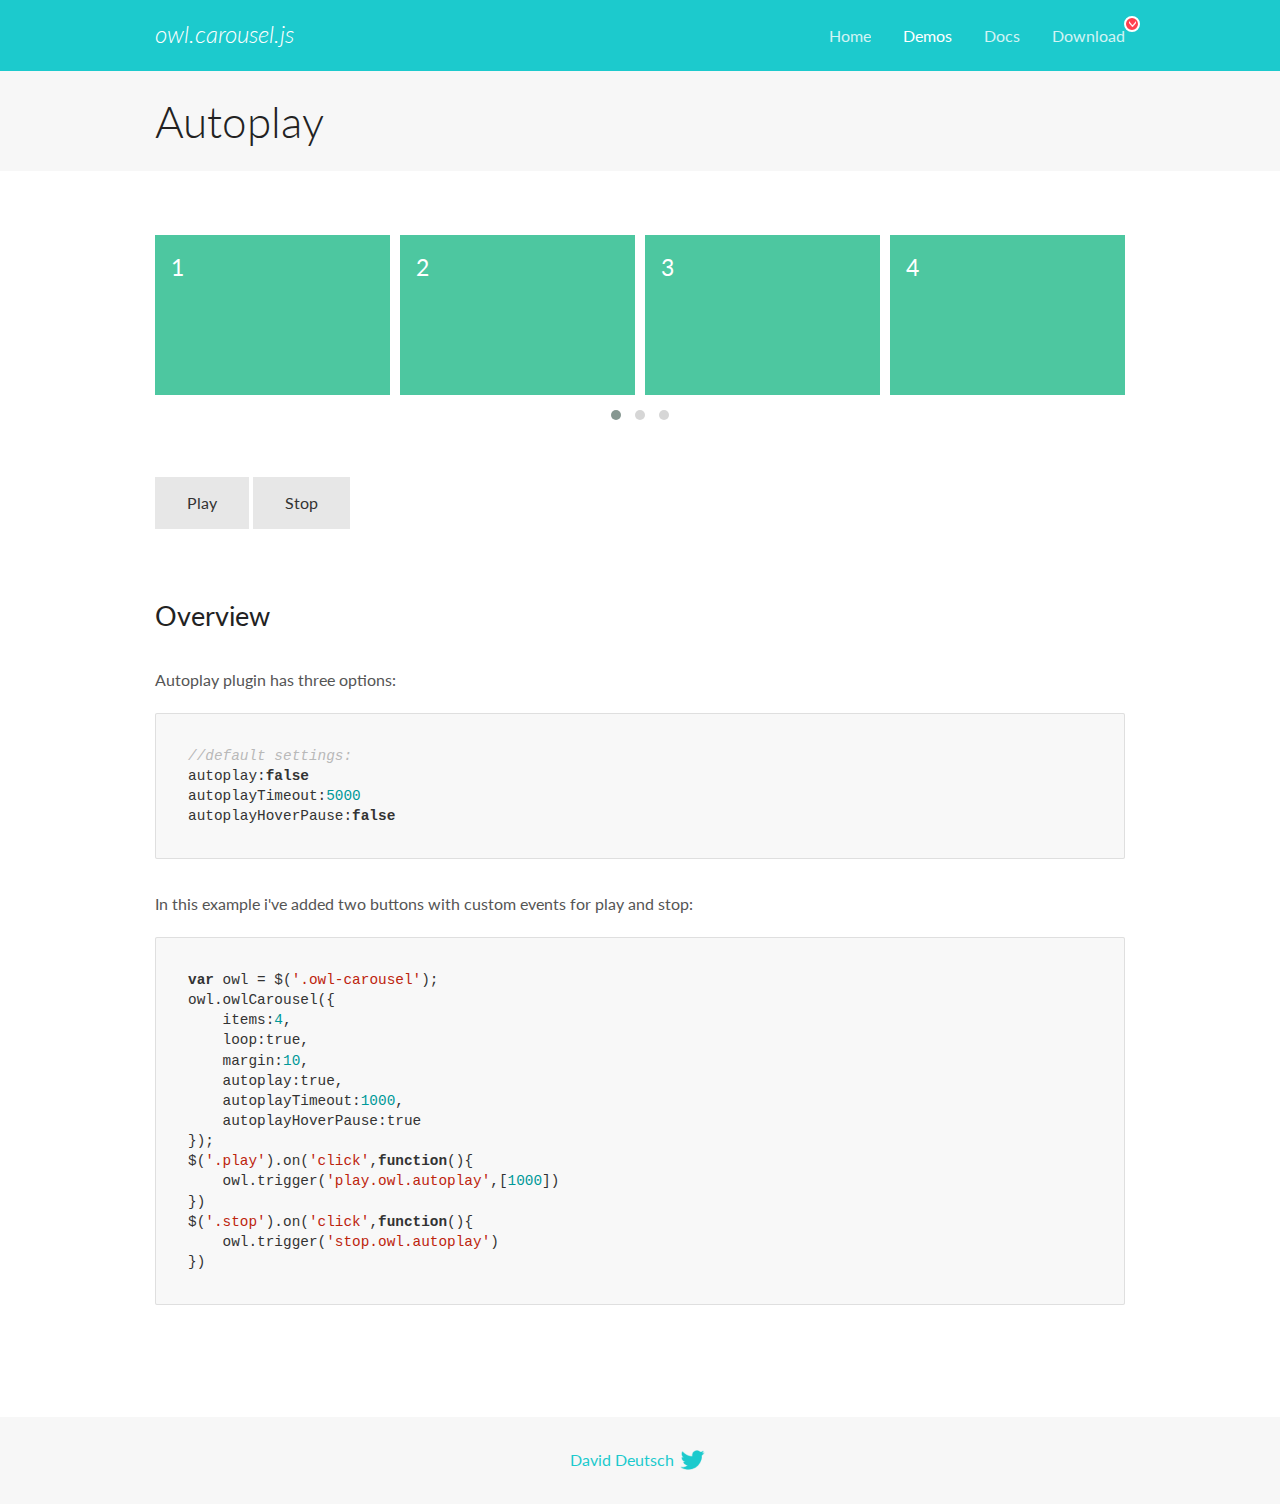
<file: OwlCarousel/docs/demos/autoplay.html>
<!DOCTYPE html>
<html lang="en">
  <head>

    <!-- head -->
    <meta charset="utf-8">
    <meta name="msapplication-tap-highlight" content="no" />
    <meta name="viewport" content="width=device-width, initial-scale=1.0" />
    <meta name="description" content="Autoplay usage demo">
    <meta name="author" content="David Deutsch">
    <title>
      Autoplay Demo | Owl Carousel | 2.3.4
    </title>

    <!-- Stylesheets -->
    <link href='https://fonts.googleapis.com/css?family=Lato:300,400,700,400italic,300italic' rel='stylesheet' type='text/css'>
    <link rel="stylesheet" href="../assets/css/docs.theme.min.css">

    <!-- Owl Stylesheets -->
    <link rel="stylesheet" href="../assets/owlcarousel/assets/owl.carousel.min.css">
    <link rel="stylesheet" href="../assets/owlcarousel/assets/owl.theme.default.min.css">

    <!-- HTML5 shim and Respond.js IE8 support of HTML5 elements and media queries -->

    <!--[if lt IE 9]>
      <script src="https://oss.maxcdn.com/libs/html5shiv/3.7.0/html5shiv.js"></script>
      <script src="https://oss.maxcdn.com/libs/respond.js/1.3.0/respond.min.js"></script>
    <![endif]-->

    <!-- Favicons -->
    <link rel="apple-touch-icon-precomposed" sizes="144x144" href="../assets/ico/apple-touch-icon-144-precomposed.png">
    <link rel="shortcut icon" href="../assets/ico/favicon.png">
    <link rel="shortcut icon" href="favicon.ico">

    <!-- Yeah i know js should not be in header. Its required for demos.-->

    <!-- javascript -->
    <script src="../assets/vendors/jquery.min.js"></script>
    <script src="../assets/owlcarousel/owl.carousel.js"></script>
  </head>
  <body>

    <!-- header -->
    <header class="header">
      <div class="row">
        <div class="large-12 columns">
          <div class="brand left">
            <h3>
              <a href="/OwlCarousel2/">owl.carousel.js</a> 
            </h3>
          </div>
          <a id="toggle-nav" class="right">
            <span></span> <span></span> <span></span> 
          </a> 
          <div class="nav-bar">
            <ul class="clearfix">
              <li> <a href="/OwlCarousel2/index.html">Home</a>  </li>
              <li class="active">
                <a href="/OwlCarousel2/demos/demos.html">Demos</a> 
              </li>
              <li> <a href="/OwlCarousel2/docs/started-welcome.html">Docs</a>  </li>
              <li>
                <a href="https://github.com/OwlCarousel2/OwlCarousel2/archive/2.3.4.zip">Download</a> 
                <span class="download"></span> 
              </li>
            </ul>
          </div>
        </div>
      </div>
    </header>

    <!-- title -->
    <section class="title">
      <div class="row">
        <div class="large-12 columns">
          <h1>Autoplay</h1>
        </div>
      </div>
    </section>

    <!--  Demos -->
    <section id="demos">
      <div class="row">
        <div class="large-12 columns">
          <div class="owl-carousel owl-theme">
            <div class="item">
              <h4>1</h4>
            </div>
            <div class="item">
              <h4>2</h4>
            </div>
            <div class="item">
              <h4>3</h4>
            </div>
            <div class="item">
              <h4>4</h4>
            </div>
            <div class="item">
              <h4>5</h4>
            </div>
            <div class="item">
              <h4>6</h4>
            </div>
            <div class="item">
              <h4>7</h4>
            </div>
            <div class="item">
              <h4>8</h4>
            </div>
            <div class="item">
              <h4>9</h4>
            </div>
            <div class="item">
              <h4>10</h4>
            </div>
            <div class="item">
              <h4>11</h4>
            </div>
            <div class="item">
              <h4>12</h4>
            </div>
          </div>
          <a class="button secondary play">Play</a> 
          <a class="button secondary stop">Stop</a> 
          <h3 id="overview">Overview</h3>
          <p>Autoplay plugin has three options:</p>
          <pre><code>//default settings:
autoplay:false
autoplayTimeout:5000
autoplayHoverPause:false</code></pre>
          <p>In this example i&#39;ve added two buttons with custom events for play and stop:</p>
          <pre><code>var owl = $(&#39;.owl-carousel&#39;);
owl.owlCarousel({
    items:4,
    loop:true,
    margin:10,
    autoplay:true,
    autoplayTimeout:1000,
    autoplayHoverPause:true
});
$(&#39;.play&#39;).on(&#39;click&#39;,function(){
    owl.trigger(&#39;play.owl.autoplay&#39;,[1000])
})
$(&#39;.stop&#39;).on(&#39;click&#39;,function(){
    owl.trigger(&#39;stop.owl.autoplay&#39;)
})</code></pre>
          <script>
            $(document).ready(function() {
              var owl = $('.owl-carousel');
              owl.owlCarousel({
                items: 4,
                loop: true,
                margin: 10,
                autoplay: true,
                autoplayTimeout: 1000,
                autoplayHoverPause: true
              });
              $('.play').on('click', function() {
                owl.trigger('play.owl.autoplay', [1000])
              })
              $('.stop').on('click', function() {
                owl.trigger('stop.owl.autoplay')
              })
            })
          </script>
        </div>
      </div>
    </section>

    <!-- footer -->
    <footer class="footer">
      <div class="row">
        <div class="large-12 columns">
          <h5>
            <a href="/OwlCarousel2/docs/support-contact.html">David Deutsch</a> 
            <a id="custom-tweet-button" href="https://twitter.com/share?url=https://github.com/OwlCarousel2/OwlCarousel2&text=Owl Carousel - This is so awesome! " target="_blank"></a> 
          </h5>
        </div>
      </div>
    </footer>

    <!-- vendors -->
    <script src="../assets/vendors/highlight.js"></script>
    <script src="../assets/js/app.js"></script>
  </body>
</html>
</file>
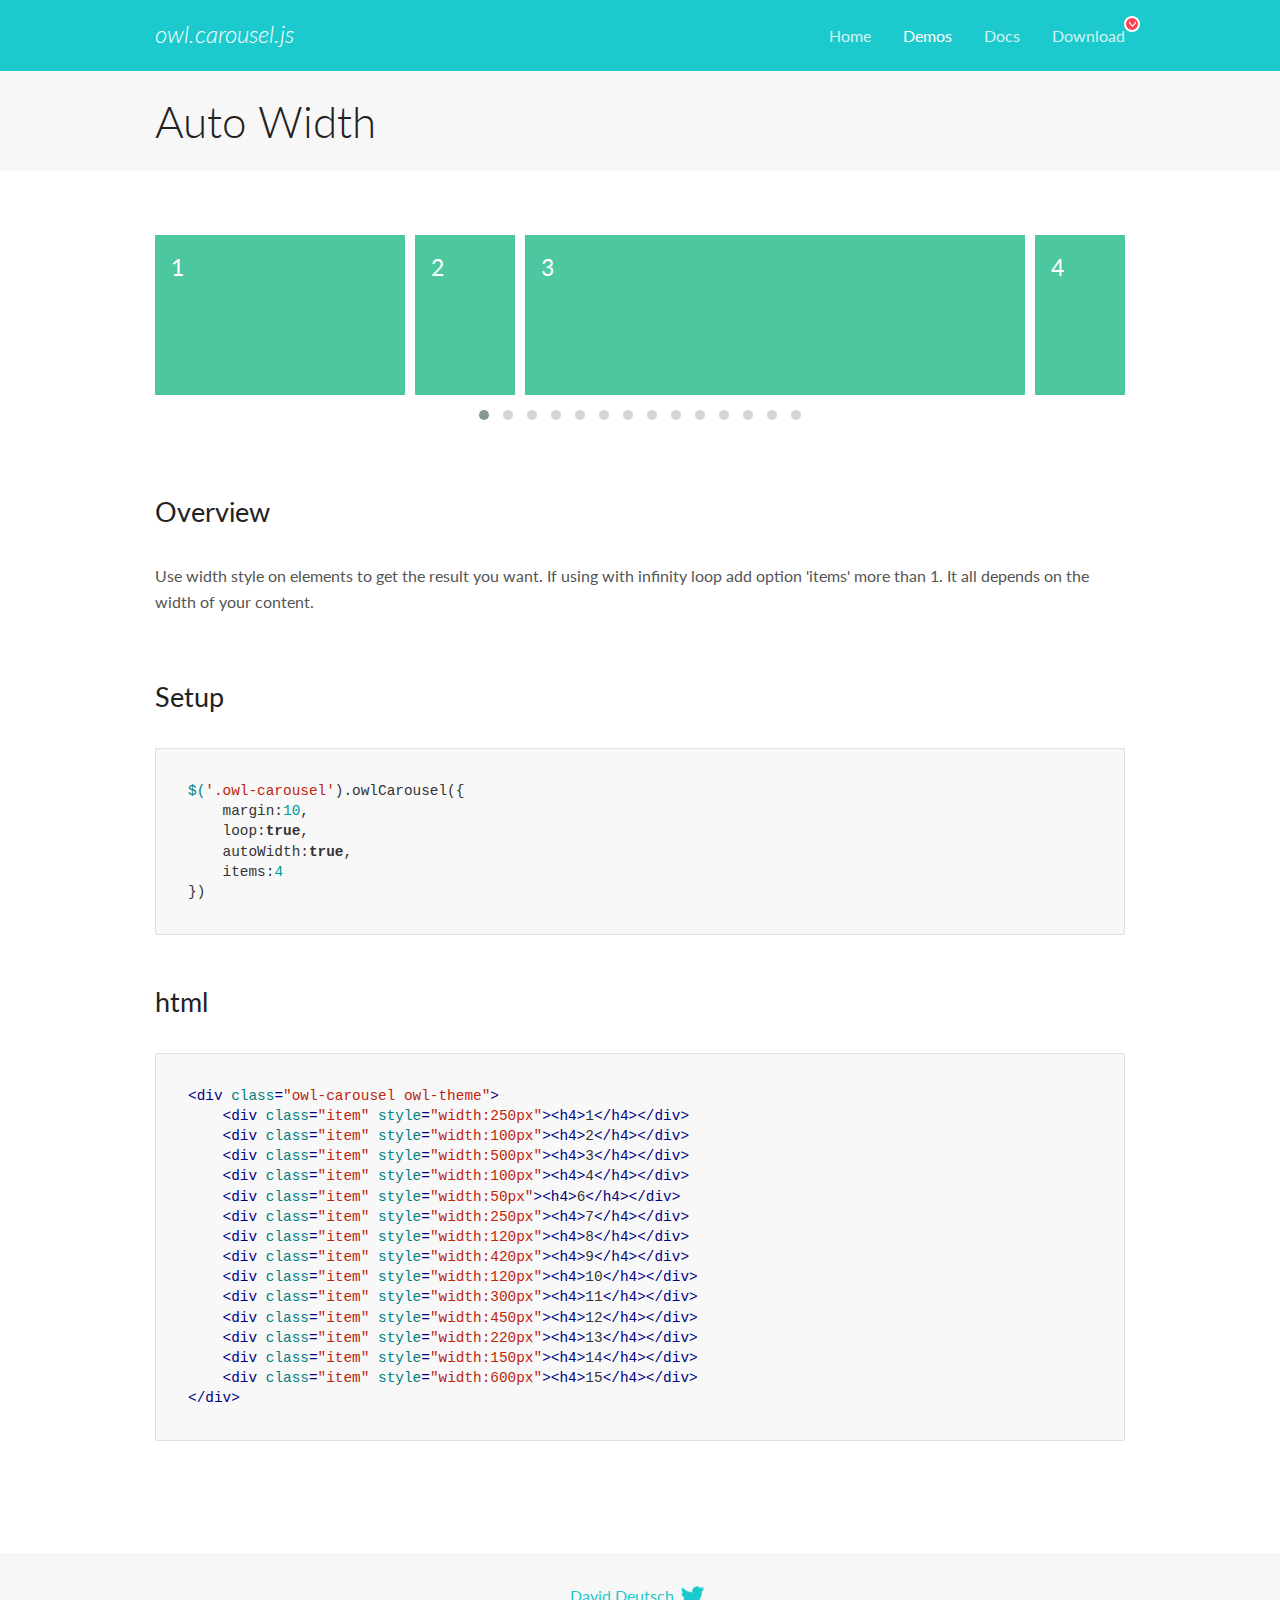
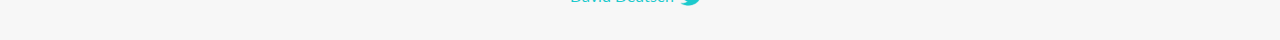
<file: OwlCarousel/docs/demos/autowidth.html>
<!DOCTYPE html>
<html lang="en">
  <head>

    <!-- head -->
    <meta charset="utf-8">
    <meta name="msapplication-tap-highlight" content="no" />
    <meta name="viewport" content="width=device-width, initial-scale=1.0" />
    <meta name="description" content="Auto Width">
    <meta name="author" content="David Deutsch">
    <title>
      Auto Width Demo | Owl Carousel | 2.3.4
    </title>

    <!-- Stylesheets -->
    <link href='https://fonts.googleapis.com/css?family=Lato:300,400,700,400italic,300italic' rel='stylesheet' type='text/css'>
    <link rel="stylesheet" href="../assets/css/docs.theme.min.css">

    <!-- Owl Stylesheets -->
    <link rel="stylesheet" href="../assets/owlcarousel/assets/owl.carousel.min.css">
    <link rel="stylesheet" href="../assets/owlcarousel/assets/owl.theme.default.min.css">

    <!-- HTML5 shim and Respond.js IE8 support of HTML5 elements and media queries -->

    <!--[if lt IE 9]>
      <script src="https://oss.maxcdn.com/libs/html5shiv/3.7.0/html5shiv.js"></script>
      <script src="https://oss.maxcdn.com/libs/respond.js/1.3.0/respond.min.js"></script>
    <![endif]-->

    <!-- Favicons -->
    <link rel="apple-touch-icon-precomposed" sizes="144x144" href="../assets/ico/apple-touch-icon-144-precomposed.png">
    <link rel="shortcut icon" href="../assets/ico/favicon.png">
    <link rel="shortcut icon" href="favicon.ico">

    <!-- Yeah i know js should not be in header. Its required for demos.-->

    <!-- javascript -->
    <script src="../assets/vendors/jquery.min.js"></script>
    <script src="../assets/owlcarousel/owl.carousel.js"></script>
  </head>
  <body>

    <!-- header -->
    <header class="header">
      <div class="row">
        <div class="large-12 columns">
          <div class="brand left">
            <h3>
              <a href="/OwlCarousel2/">owl.carousel.js</a> 
            </h3>
          </div>
          <a id="toggle-nav" class="right">
            <span></span> <span></span> <span></span> 
          </a> 
          <div class="nav-bar">
            <ul class="clearfix">
              <li> <a href="/OwlCarousel2/index.html">Home</a>  </li>
              <li class="active">
                <a href="/OwlCarousel2/demos/demos.html">Demos</a> 
              </li>
              <li> <a href="/OwlCarousel2/docs/started-welcome.html">Docs</a>  </li>
              <li>
                <a href="https://github.com/OwlCarousel2/OwlCarousel2/archive/2.3.4.zip">Download</a> 
                <span class="download"></span> 
              </li>
            </ul>
          </div>
        </div>
      </div>
    </header>

    <!-- title -->
    <section class="title">
      <div class="row">
        <div class="large-12 columns">
          <h1>Auto Width</h1>
        </div>
      </div>
    </section>

    <!--  Demos -->
    <section id="demos">
      <div class="row">
        <div class="large-12 columns">
          <div class="owl-carousel owl-theme">
            <div class="item" style="width:250px">
              <h4>1</h4>
            </div>
            <div class="item" style="width:100px">
              <h4>2</h4>
            </div>
            <div class="item" style="width:500px">
              <h4>3</h4>
            </div>
            <div class="item" style="width:100px">
              <h4>4</h4>
            </div>
            <div class="item" style="width:50px">
              <h4>6</h4>
            </div>
            <div class="item" style="width:250px">
              <h4>7</h4>
            </div>
            <div class="item" style="width:120px">
              <h4>8</h4>
            </div>
            <div class="item" style="width:420px">
              <h4>9</h4>
            </div>
            <div class="item" style="width:120px">
              <h4>10</h4>
            </div>
            <div class="item" style="width:300px">
              <h4>11</h4>
            </div>
            <div class="item" style="width:450px">
              <h4>12</h4>
            </div>
            <div class="item" style="width:220px">
              <h4>13</h4>
            </div>
            <div class="item" style="width:150px">
              <h4>14</h4>
            </div>
            <div class="item" style="width:600px">
              <h4>15</h4>
            </div>
          </div>
          <h3 id="overview">Overview</h3>
          <p>Use width style on elements to get the result you want. If using with infinity loop add option &#39;items&#39; more than 1. It all depends on the width of your content.</p>
          <h3 id="setup">Setup</h3>
          <pre><code>$(&#39;.owl-carousel&#39;).owlCarousel({
    margin:10,
    loop:true,
    autoWidth:true,
    items:4
})</code></pre>
          <h3 id="html">html</h3>
          <pre><code>&lt;div class=&quot;owl-carousel owl-theme&quot;&gt;
    &lt;div class=&quot;item&quot; style=&quot;width:250px&quot;&gt;&lt;h4&gt;1&lt;/h4&gt;&lt;/div&gt;
    &lt;div class=&quot;item&quot; style=&quot;width:100px&quot;&gt;&lt;h4&gt;2&lt;/h4&gt;&lt;/div&gt;
    &lt;div class=&quot;item&quot; style=&quot;width:500px&quot;&gt;&lt;h4&gt;3&lt;/h4&gt;&lt;/div&gt;
    &lt;div class=&quot;item&quot; style=&quot;width:100px&quot;&gt;&lt;h4&gt;4&lt;/h4&gt;&lt;/div&gt;
    &lt;div class=&quot;item&quot; style=&quot;width:50px&quot;&gt;&lt;h4&gt;6&lt;/h4&gt;&lt;/div&gt;
    &lt;div class=&quot;item&quot; style=&quot;width:250px&quot;&gt;&lt;h4&gt;7&lt;/h4&gt;&lt;/div&gt;
    &lt;div class=&quot;item&quot; style=&quot;width:120px&quot;&gt;&lt;h4&gt;8&lt;/h4&gt;&lt;/div&gt;
    &lt;div class=&quot;item&quot; style=&quot;width:420px&quot;&gt;&lt;h4&gt;9&lt;/h4&gt;&lt;/div&gt;
    &lt;div class=&quot;item&quot; style=&quot;width:120px&quot;&gt;&lt;h4&gt;10&lt;/h4&gt;&lt;/div&gt;
    &lt;div class=&quot;item&quot; style=&quot;width:300px&quot;&gt;&lt;h4&gt;11&lt;/h4&gt;&lt;/div&gt;
    &lt;div class=&quot;item&quot; style=&quot;width:450px&quot;&gt;&lt;h4&gt;12&lt;/h4&gt;&lt;/div&gt;
    &lt;div class=&quot;item&quot; style=&quot;width:220px&quot;&gt;&lt;h4&gt;13&lt;/h4&gt;&lt;/div&gt;
    &lt;div class=&quot;item&quot; style=&quot;width:150px&quot;&gt;&lt;h4&gt;14&lt;/h4&gt;&lt;/div&gt;
    &lt;div class=&quot;item&quot; style=&quot;width:600px&quot;&gt;&lt;h4&gt;15&lt;/h4&gt;&lt;/div&gt;
&lt;/div&gt;</code></pre>
          <script>
            $(document).ready(function() {
              $('.owl-carousel').owlCarousel({
                margin: 10,
                loop: true,
                autoWidth: true,
                items: 4
              })
            })
          </script>
        </div>
      </div>
    </section>

    <!-- footer -->
    <footer class="footer">
      <div class="row">
        <div class="large-12 columns">
          <h5>
            <a href="/OwlCarousel2/docs/support-contact.html">David Deutsch</a> 
            <a id="custom-tweet-button" href="https://twitter.com/share?url=https://github.com/OwlCarousel2/OwlCarousel2&text=Owl Carousel - This is so awesome! " target="_blank"></a> 
          </h5>
        </div>
      </div>
    </footer>

    <!-- vendors -->
    <script src="../assets/vendors/highlight.js"></script>
    <script src="../assets/js/app.js"></script>
  </body>
</html>
</file>
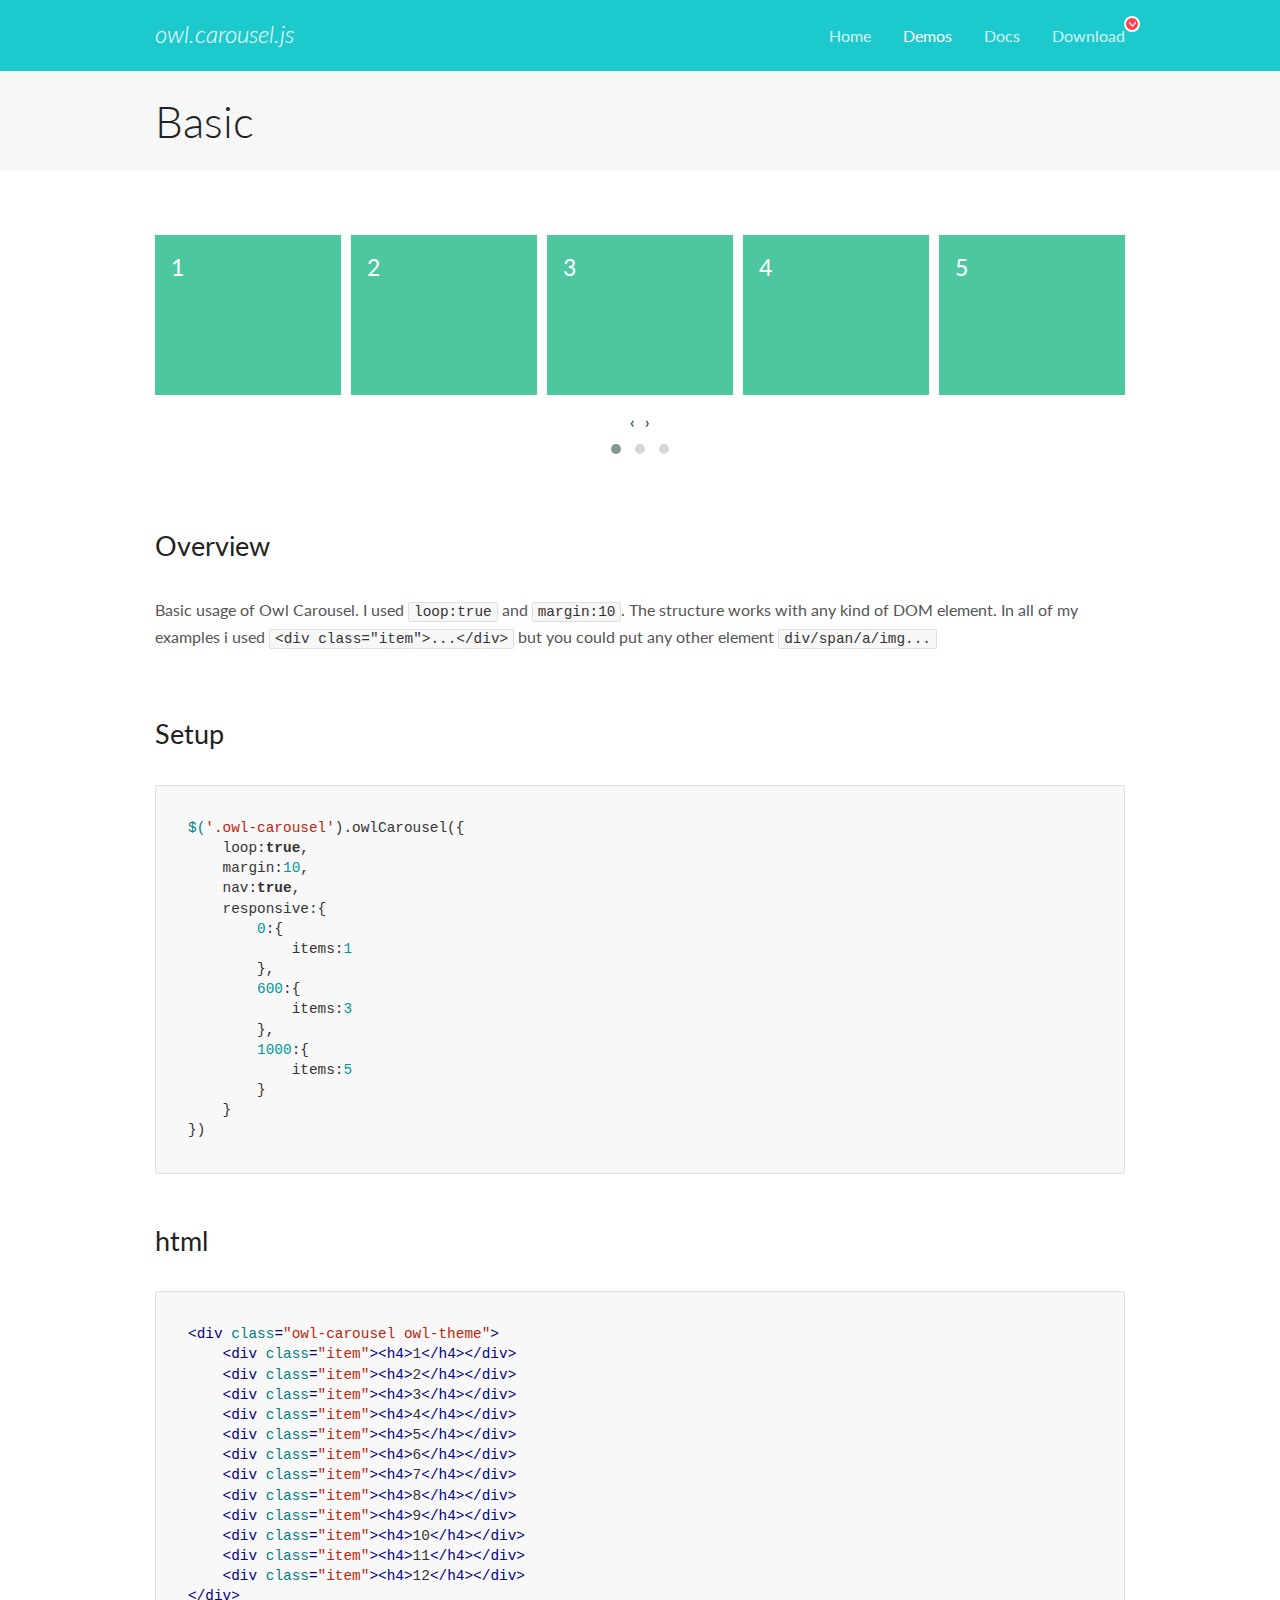
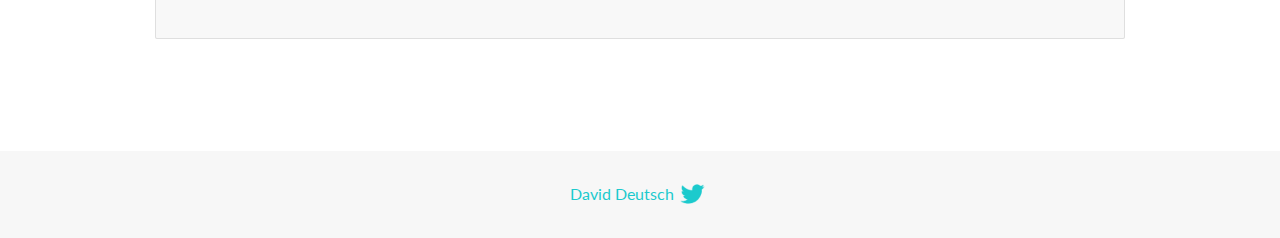
<file: OwlCarousel/docs/demos/basic.html>
<!DOCTYPE html>
<html lang="en">
  <head>

    <!-- head -->
    <meta charset="utf-8">
    <meta name="msapplication-tap-highlight" content="no" />
    <meta name="viewport" content="width=device-width, initial-scale=1.0" />
    <meta name="description" content="Basic usage demo">
    <meta name="author" content="David Deutsch">
    <title>
      Basic Demo | Owl Carousel | 2.3.4
    </title>

    <!-- Stylesheets -->
    <link href='https://fonts.googleapis.com/css?family=Lato:300,400,700,400italic,300italic' rel='stylesheet' type='text/css'>
    <link rel="stylesheet" href="../assets/css/docs.theme.min.css">

    <!-- Owl Stylesheets -->
    <link rel="stylesheet" href="../assets/owlcarousel/assets/owl.carousel.min.css">
    <link rel="stylesheet" href="../assets/owlcarousel/assets/owl.theme.default.min.css">

    <!-- HTML5 shim and Respond.js IE8 support of HTML5 elements and media queries -->

    <!--[if lt IE 9]>
      <script src="https://oss.maxcdn.com/libs/html5shiv/3.7.0/html5shiv.js"></script>
      <script src="https://oss.maxcdn.com/libs/respond.js/1.3.0/respond.min.js"></script>
    <![endif]-->

    <!-- Favicons -->
    <link rel="apple-touch-icon-precomposed" sizes="144x144" href="../assets/ico/apple-touch-icon-144-precomposed.png">
    <link rel="shortcut icon" href="../assets/ico/favicon.png">
    <link rel="shortcut icon" href="favicon.ico">

    <!-- Yeah i know js should not be in header. Its required for demos.-->

    <!-- javascript -->
    <script src="../assets/vendors/jquery.min.js"></script>
    <script src="../assets/owlcarousel/owl.carousel.js"></script>
  </head>
  <body>

    <!-- header -->
    <header class="header">
      <div class="row">
        <div class="large-12 columns">
          <div class="brand left">
            <h3>
              <a href="/OwlCarousel2/">owl.carousel.js</a> 
            </h3>
          </div>
          <a id="toggle-nav" class="right">
            <span></span> <span></span> <span></span> 
          </a> 
          <div class="nav-bar">
            <ul class="clearfix">
              <li> <a href="/OwlCarousel2/index.html">Home</a>  </li>
              <li class="active">
                <a href="/OwlCarousel2/demos/demos.html">Demos</a> 
              </li>
              <li> <a href="/OwlCarousel2/docs/started-welcome.html">Docs</a>  </li>
              <li>
                <a href="https://github.com/OwlCarousel2/OwlCarousel2/archive/2.3.4.zip">Download</a> 
                <span class="download"></span> 
              </li>
            </ul>
          </div>
        </div>
      </div>
    </header>

    <!-- title -->
    <section class="title">
      <div class="row">
        <div class="large-12 columns">
          <h1>Basic</h1>
        </div>
      </div>
    </section>

    <!--  Demos -->
    <section id="demos">
      <div class="row">
        <div class="large-12 columns">
          <div class="owl-carousel owl-theme">
            <div class="item">
              <h4>1</h4>
            </div>
            <div class="item">
              <h4>2</h4>
            </div>
            <div class="item">
              <h4>3</h4>
            </div>
            <div class="item">
              <h4>4</h4>
            </div>
            <div class="item">
              <h4>5</h4>
            </div>
            <div class="item">
              <h4>6</h4>
            </div>
            <div class="item">
              <h4>7</h4>
            </div>
            <div class="item">
              <h4>8</h4>
            </div>
            <div class="item">
              <h4>9</h4>
            </div>
            <div class="item">
              <h4>10</h4>
            </div>
            <div class="item">
              <h4>11</h4>
            </div>
            <div class="item">
              <h4>12</h4>
            </div>
          </div>
          <h3 id="overview">Overview</h3>
          <p>Basic usage of Owl Carousel. I used <code>loop:true</code> and <code>margin:10</code>. The structure works with any kind of DOM element. In all of my examples i used <code>&lt;div class=&quot;item&quot;&gt;...&lt;/div&gt;</code> but you could
            put any other element <code>div/span/a/img...</code></p>
          <h3 id="setup">Setup</h3>
          <pre><code>$(&#39;.owl-carousel&#39;).owlCarousel({
    loop:true,
    margin:10,
    nav:true,
    responsive:{
        0:{
            items:1
        },
        600:{
            items:3
        },
        1000:{
            items:5
        }
    }
})</code></pre>
          <h3 id="html">html</h3>
          <pre><code>&lt;div class=&quot;owl-carousel owl-theme&quot;&gt;
    &lt;div class=&quot;item&quot;&gt;&lt;h4&gt;1&lt;/h4&gt;&lt;/div&gt;
    &lt;div class=&quot;item&quot;&gt;&lt;h4&gt;2&lt;/h4&gt;&lt;/div&gt;
    &lt;div class=&quot;item&quot;&gt;&lt;h4&gt;3&lt;/h4&gt;&lt;/div&gt;
    &lt;div class=&quot;item&quot;&gt;&lt;h4&gt;4&lt;/h4&gt;&lt;/div&gt;
    &lt;div class=&quot;item&quot;&gt;&lt;h4&gt;5&lt;/h4&gt;&lt;/div&gt;
    &lt;div class=&quot;item&quot;&gt;&lt;h4&gt;6&lt;/h4&gt;&lt;/div&gt;
    &lt;div class=&quot;item&quot;&gt;&lt;h4&gt;7&lt;/h4&gt;&lt;/div&gt;
    &lt;div class=&quot;item&quot;&gt;&lt;h4&gt;8&lt;/h4&gt;&lt;/div&gt;
    &lt;div class=&quot;item&quot;&gt;&lt;h4&gt;9&lt;/h4&gt;&lt;/div&gt;
    &lt;div class=&quot;item&quot;&gt;&lt;h4&gt;10&lt;/h4&gt;&lt;/div&gt;
    &lt;div class=&quot;item&quot;&gt;&lt;h4&gt;11&lt;/h4&gt;&lt;/div&gt;
    &lt;div class=&quot;item&quot;&gt;&lt;h4&gt;12&lt;/h4&gt;&lt;/div&gt;
&lt;/div&gt;</code></pre>
          <script>
            $(document).ready(function() {
              var owl = $('.owl-carousel');
              owl.owlCarousel({
                margin: 10,
                nav: true,
                loop: true,
                responsive: {
                  0: {
                    items: 1
                  },
                  600: {
                    items: 3
                  },
                  1000: {
                    items: 5
                  }
                }
              })
            })
          </script>
        </div>
      </div>
    </section>

    <!-- footer -->
    <footer class="footer">
      <div class="row">
        <div class="large-12 columns">
          <h5>
            <a href="/OwlCarousel2/docs/support-contact.html">David Deutsch</a> 
            <a id="custom-tweet-button" href="https://twitter.com/share?url=https://github.com/OwlCarousel2/OwlCarousel2&text=Owl Carousel - This is so awesome! " target="_blank"></a> 
          </h5>
        </div>
      </div>
    </footer>

    <!-- vendors -->
    <script src="../assets/vendors/highlight.js"></script>
    <script src="../assets/js/app.js"></script>
  </body>
</html>
</file>
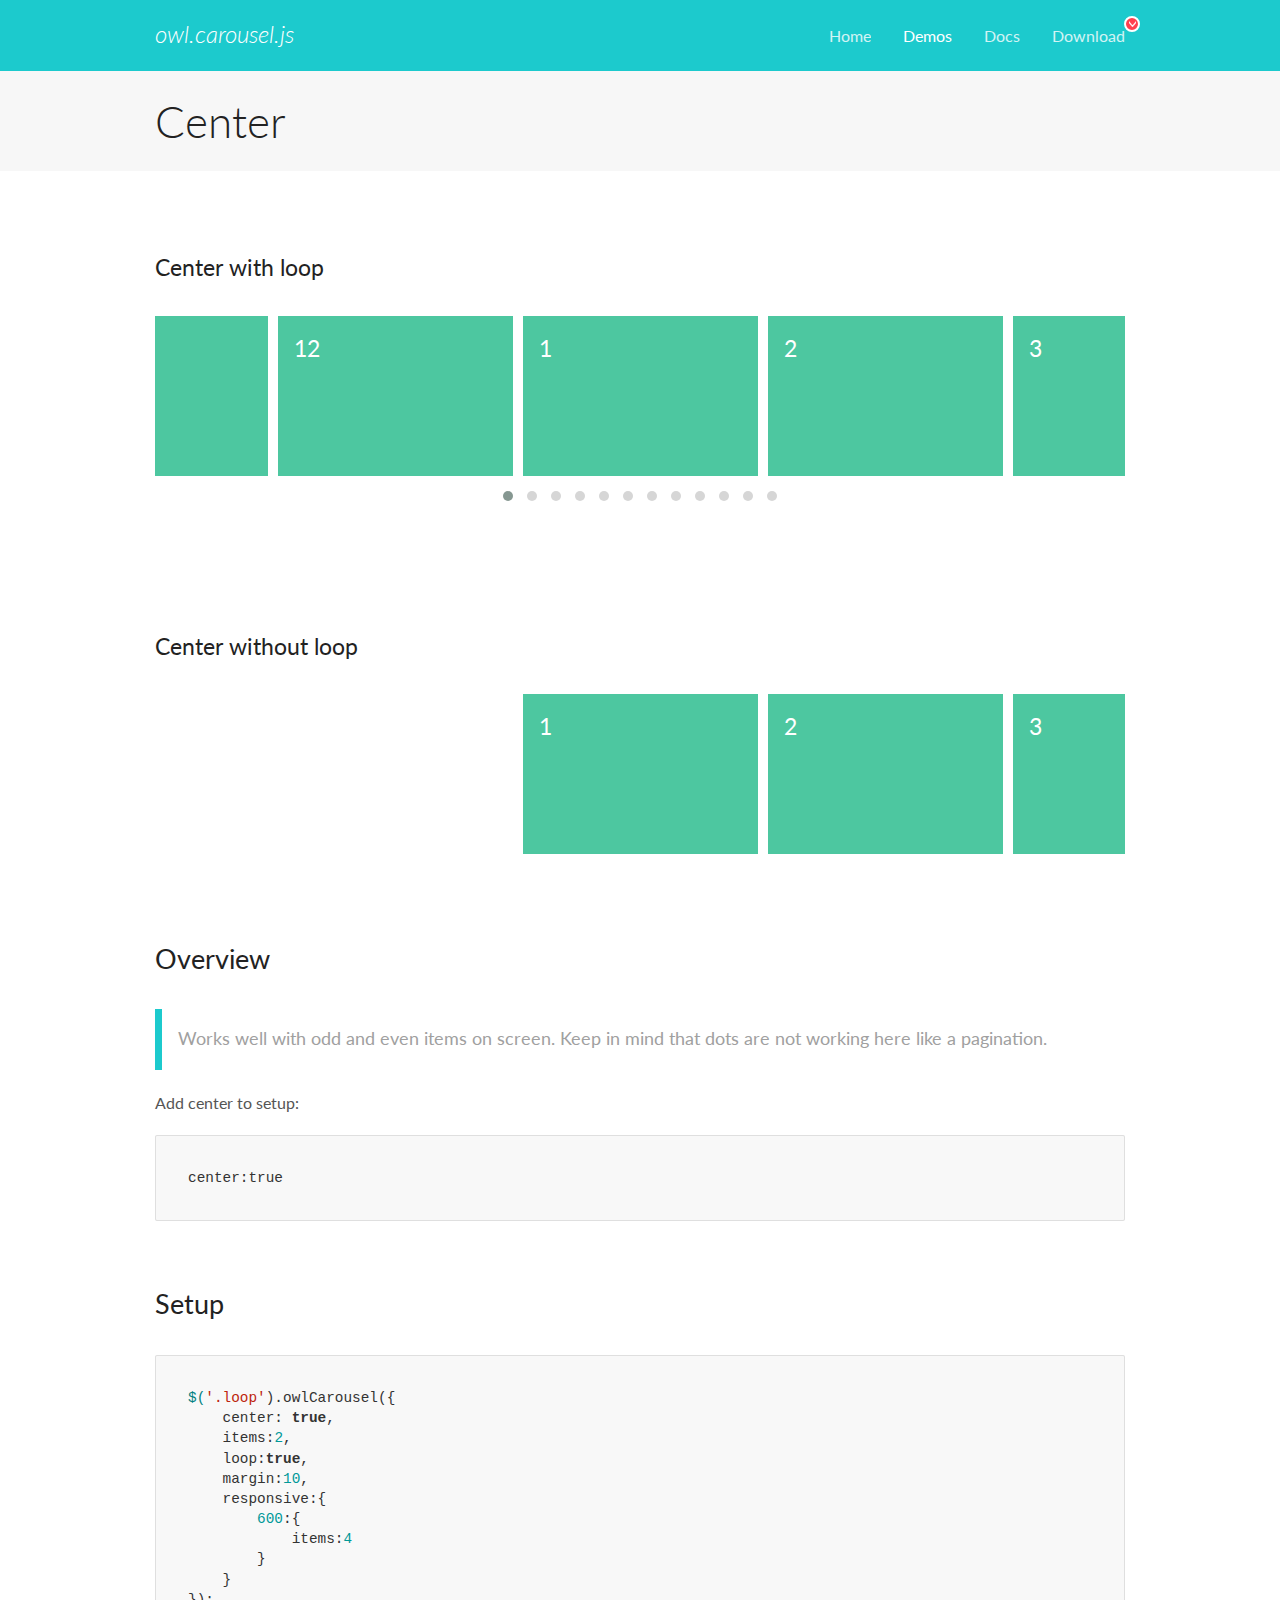
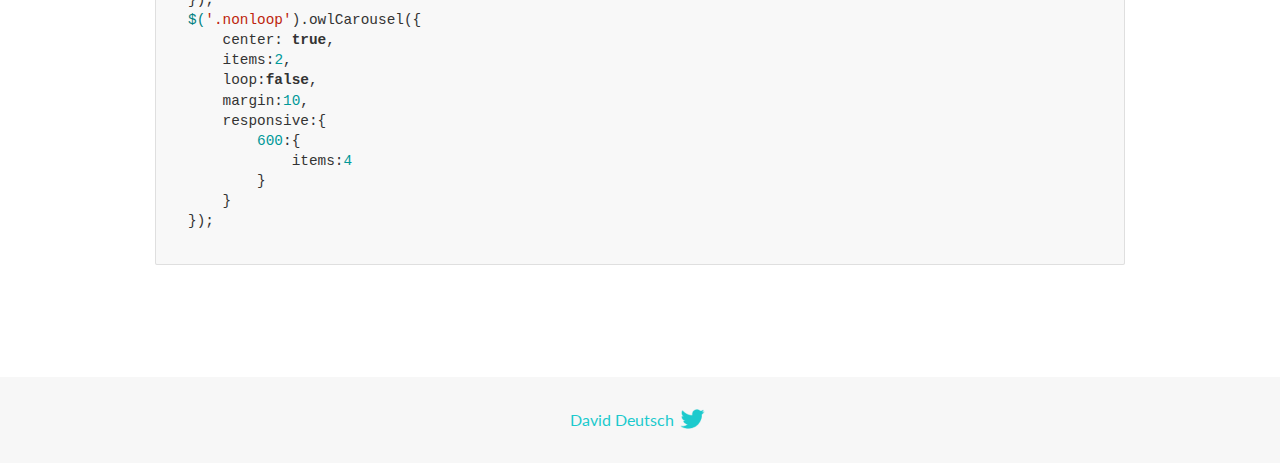
<file: OwlCarousel/docs/demos/center.html>
<!DOCTYPE html>
<html lang="en">
  <head>

    <!-- head -->
    <meta charset="utf-8">
    <meta name="msapplication-tap-highlight" content="no" />
    <meta name="viewport" content="width=device-width, initial-scale=1.0" />
    <meta name="description" content="Center carousel">
    <meta name="author" content="David Deutsch">
    <title>
      Center Demo | Owl Carousel | 2.3.4
    </title>

    <!-- Stylesheets -->
    <link href='https://fonts.googleapis.com/css?family=Lato:300,400,700,400italic,300italic' rel='stylesheet' type='text/css'>
    <link rel="stylesheet" href="../assets/css/docs.theme.min.css">

    <!-- Owl Stylesheets -->
    <link rel="stylesheet" href="../assets/owlcarousel/assets/owl.carousel.min.css">
    <link rel="stylesheet" href="../assets/owlcarousel/assets/owl.theme.default.min.css">

    <!-- HTML5 shim and Respond.js IE8 support of HTML5 elements and media queries -->

    <!--[if lt IE 9]>
      <script src="https://oss.maxcdn.com/libs/html5shiv/3.7.0/html5shiv.js"></script>
      <script src="https://oss.maxcdn.com/libs/respond.js/1.3.0/respond.min.js"></script>
    <![endif]-->

    <!-- Favicons -->
    <link rel="apple-touch-icon-precomposed" sizes="144x144" href="../assets/ico/apple-touch-icon-144-precomposed.png">
    <link rel="shortcut icon" href="../assets/ico/favicon.png">
    <link rel="shortcut icon" href="favicon.ico">

    <!-- Yeah i know js should not be in header. Its required for demos.-->

    <!-- javascript -->
    <script src="../assets/vendors/jquery.min.js"></script>
    <script src="../assets/owlcarousel/owl.carousel.js"></script>
  </head>
  <body>

    <!-- header -->
    <header class="header">
      <div class="row">
        <div class="large-12 columns">
          <div class="brand left">
            <h3>
              <a href="/OwlCarousel2/">owl.carousel.js</a> 
            </h3>
          </div>
          <a id="toggle-nav" class="right">
            <span></span> <span></span> <span></span> 
          </a> 
          <div class="nav-bar">
            <ul class="clearfix">
              <li> <a href="/OwlCarousel2/index.html">Home</a>  </li>
              <li class="active">
                <a href="/OwlCarousel2/demos/demos.html">Demos</a> 
              </li>
              <li> <a href="/OwlCarousel2/docs/started-welcome.html">Docs</a>  </li>
              <li>
                <a href="https://github.com/OwlCarousel2/OwlCarousel2/archive/2.3.4.zip">Download</a> 
                <span class="download"></span> 
              </li>
            </ul>
          </div>
        </div>
      </div>
    </header>

    <!-- title -->
    <section class="title">
      <div class="row">
        <div class="large-12 columns">
          <h1>Center</h1>
        </div>
      </div>
    </section>

    <!--  Demos -->
    <section id="demos">
      <div class="row">
        <div class="large-12 columns">
          <h4 id="center-with-loop">Center with loop</h4>
          <div class="loop owl-carousel owl-theme">
            <div class="item">
              <h4>1</h4>
            </div>
            <div class="item">
              <h4>2</h4>
            </div>
            <div class="item">
              <h4>3</h4>
            </div>
            <div class="item">
              <h4>4</h4>
            </div>
            <div class="item">
              <h4>5</h4>
            </div>
            <div class="item">
              <h4>6</h4>
            </div>
            <div class="item">
              <h4>7</h4>
            </div>
            <div class="item">
              <h4>8</h4>
            </div>
            <div class="item">
              <h4>9</h4>
            </div>
            <div class="item">
              <h4>10</h4>
            </div>
            <div class="item">
              <h4>11</h4>
            </div>
            <div class="item">
              <h4>12</h4>
            </div>
          </div>
          <br>
          <h4 id="center-without-loop">Center without loop</h4>
          <div class="nonloop owl-carousel">
            <div class="item">
              <h4>1</h4>
            </div>
            <div class="item">
              <h4>2</h4>
            </div>
            <div class="item">
              <h4>3</h4>
            </div>
            <div class="item">
              <h4>4</h4>
            </div>
            <div class="item">
              <h4>5</h4>
            </div>
            <div class="item">
              <h4>6</h4>
            </div>
            <div class="item">
              <h4>7</h4>
            </div>
            <div class="item">
              <h4>8</h4>
            </div>
            <div class="item">
              <h4>9</h4>
            </div>
            <div class="item">
              <h4>10</h4>
            </div>
            <div class="item">
              <h4>11</h4>
            </div>
            <div class="item">
              <h4>12</h4>
            </div>
          </div>
          <h3 id="overview">Overview</h3>
          <blockquote>
            <p>Works well with odd and even items on screen. Keep in mind that dots are not working here like a pagination.</p>
          </blockquote>
          <p>Add center to setup:</p>
          <pre><code>center:true</code></pre>
          <h3 id="setup">Setup</h3>
          <pre><code>$(&#39;.loop&#39;).owlCarousel({
    center: true,
    items:2,
    loop:true,
    margin:10,
    responsive:{
        600:{
            items:4
        }
    }
});
$(&#39;.nonloop&#39;).owlCarousel({
    center: true,
    items:2,
    loop:false,
    margin:10,
    responsive:{
        600:{
            items:4
        }
    }
});</code></pre>
          <script>
            jQuery(document).ready(function($) {
              $('.loop').owlCarousel({
                center: true,
                items: 2,
                loop: true,
                margin: 10,
                responsive: {
                  600: {
                    items: 4
                  }
                }
              });
              $('.nonloop').owlCarousel({
                center: true,
                items: 2,
                loop: false,
                margin: 10,
                responsive: {
                  600: {
                    items: 4
                  }
                }
              });
            });
          </script>
        </div>
      </div>
    </section>

    <!-- footer -->
    <footer class="footer">
      <div class="row">
        <div class="large-12 columns">
          <h5>
            <a href="/OwlCarousel2/docs/support-contact.html">David Deutsch</a> 
            <a id="custom-tweet-button" href="https://twitter.com/share?url=https://github.com/OwlCarousel2/OwlCarousel2&text=Owl Carousel - This is so awesome! " target="_blank"></a> 
          </h5>
        </div>
      </div>
    </footer>

    <!-- vendors -->
    <script src="../assets/vendors/highlight.js"></script>
    <script src="../assets/js/app.js"></script>
  </body>
</html>
</file>
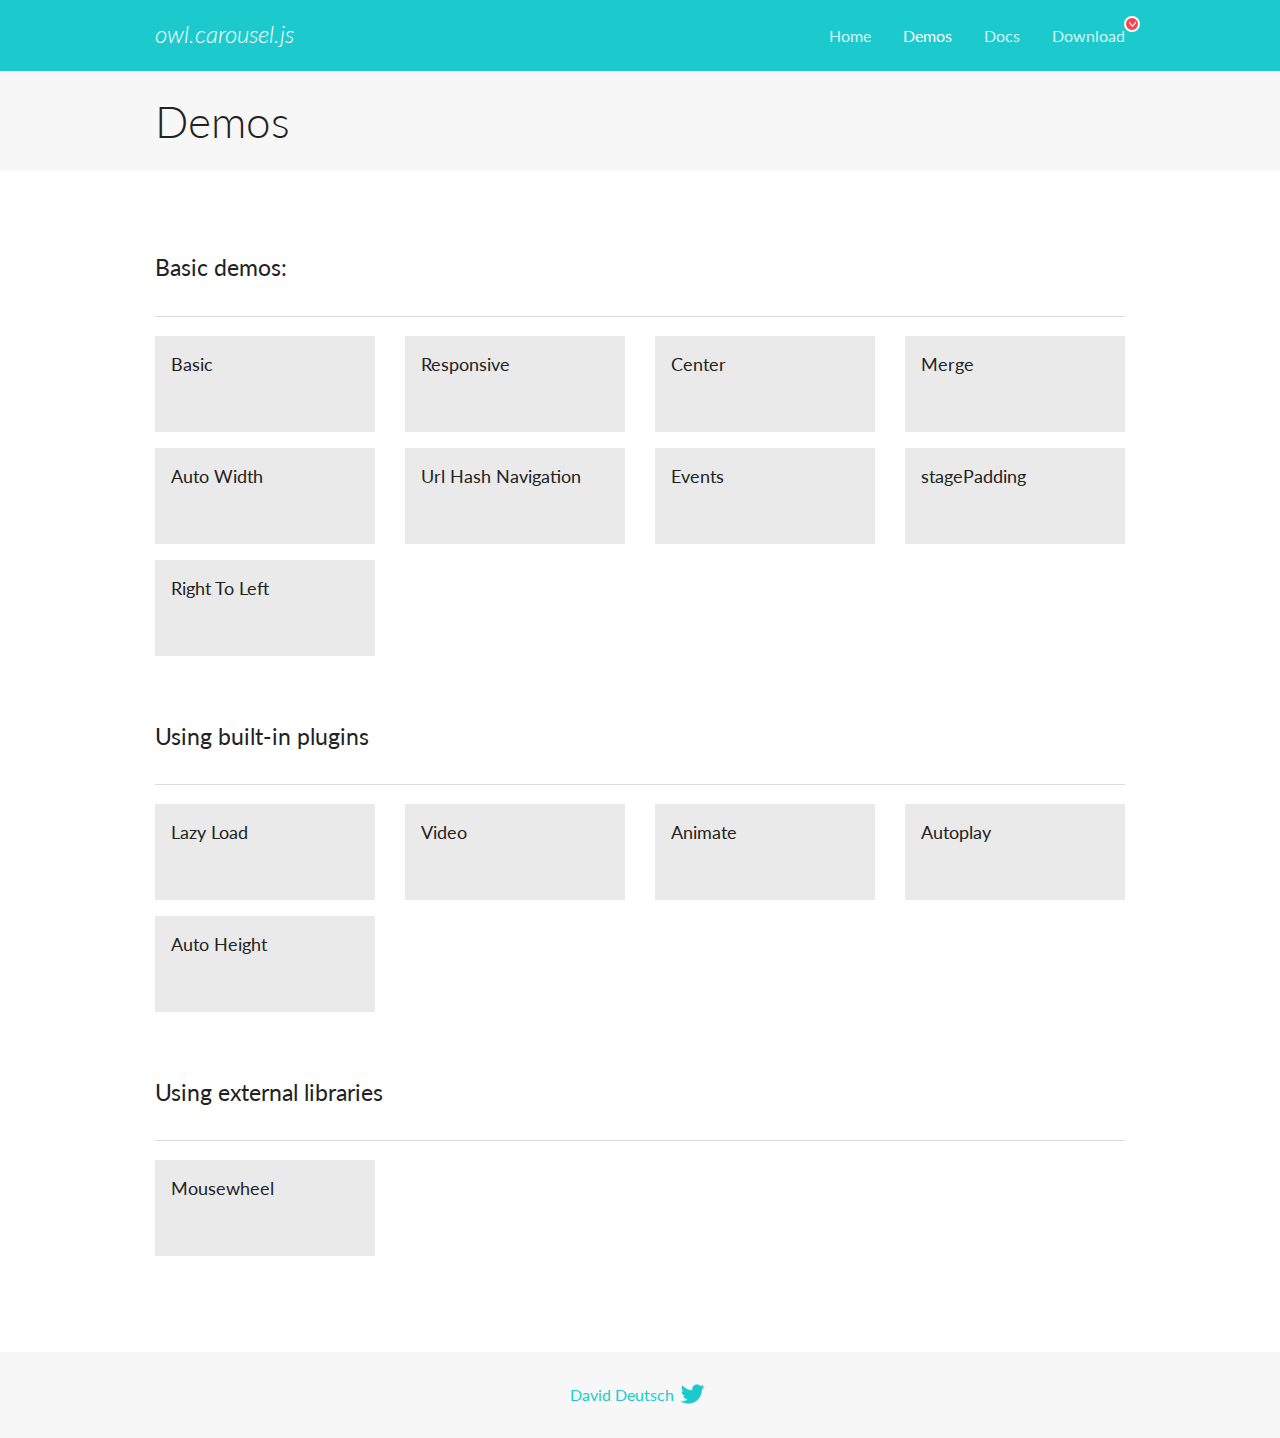
<file: OwlCarousel/docs/demos/demos.html>
<!DOCTYPE html>
<html lang="en">
  <head>

    <!-- head -->
    <meta charset="utf-8">
    <meta name="msapplication-tap-highlight" content="no" />
    <meta name="viewport" content="width=device-width, initial-scale=1.0" />
    <meta name="description" content="A list of Owl Carousel examples.">
    <meta name="author" content="David Deutsch">
    <title>
      Demos | Owl Carousel | 2.3.4
    </title>

    <!-- Stylesheets -->
    <link href='https://fonts.googleapis.com/css?family=Lato:300,400,700,400italic,300italic' rel='stylesheet' type='text/css'>
    <link rel="stylesheet" href="../assets/css/docs.theme.min.css">

    <!-- Owl Stylesheets -->
    <link rel="stylesheet" href="../assets/owlcarousel/assets/owl.carousel.min.css">
    <link rel="stylesheet" href="../assets/owlcarousel/assets/owl.theme.default.min.css">

    <!-- HTML5 shim and Respond.js IE8 support of HTML5 elements and media queries -->

    <!--[if lt IE 9]>
      <script src="https://oss.maxcdn.com/libs/html5shiv/3.7.0/html5shiv.js"></script>
      <script src="https://oss.maxcdn.com/libs/respond.js/1.3.0/respond.min.js"></script>
    <![endif]-->

    <!-- Favicons -->
    <link rel="apple-touch-icon-precomposed" sizes="144x144" href="../assets/ico/apple-touch-icon-144-precomposed.png">
    <link rel="shortcut icon" href="../assets/ico/favicon.png">
    <link rel="shortcut icon" href="favicon.ico">

    <!-- Yeah i know js should not be in header. Its required for demos.-->

    <!-- javascript -->
    <script src="../assets/vendors/jquery.min.js"></script>
    <script src="../assets/owlcarousel/owl.carousel.js"></script>
  </head>
  <body>

    <!-- header -->
    <header class="header">
      <div class="row">
        <div class="large-12 columns">
          <div class="brand left">
            <h3>
              <a href="/OwlCarousel2/">owl.carousel.js</a> 
            </h3>
          </div>
          <a id="toggle-nav" class="right">
            <span></span> <span></span> <span></span> 
          </a> 
          <div class="nav-bar">
            <ul class="clearfix">
              <li> <a href="/OwlCarousel2/index.html">Home</a>  </li>
              <li class="active">
                <a href="/OwlCarousel2/demos/demos.html">Demos</a> 
              </li>
              <li> <a href="/OwlCarousel2/docs/started-welcome.html">Docs</a>  </li>
              <li>
                <a href="https://github.com/OwlCarousel2/OwlCarousel2/archive/2.3.4.zip">Download</a> 
                <span class="download"></span> 
              </li>
            </ul>
          </div>
        </div>
      </div>
    </header>

    <!-- title -->
    <section class="title">
      <div class="row">
        <div class="large-12 columns">
          <h1>Demos</h1>
        </div>
      </div>
    </section>

    <!--  Demos -->
    <section id="demos">
      <div class="row">
        <div class="large-12 columns">
          <h4 id="basic-demos-">Basic demos:</h4>
          <hr>
          <div class="demo-list">
            <div class="row">
              <div class="small-6 medium-4 large-3 columns">
                <a href="basic.html" class="demo-block">
                  <h5>Basic </h5>
                </a> 
              </div>
              <div class="small-6 medium-4 large-3 columns">
                <a href="responsive.html" class="demo-block">
                  <h5>Responsive </h5>
                </a> 
              </div>
              <div class="small-6 medium-4 large-3 columns">
                <a href="center.html" class="demo-block">
                  <h5>Center </h5>
                </a> 
              </div>
              <div class="small-6 medium-4 large-3 columns">
                <a href="merge.html" class="demo-block">
                  <h5>Merge </h5>
                </a> 
              </div>
              <div class="small-6 medium-4 large-3 columns">
                <a href="autowidth.html" class="demo-block">
                  <h5>Auto Width </h5>
                </a> 
              </div>
              <div class="small-6 medium-4 large-3 columns">
                <a href="urlhashnav.html" class="demo-block">
                  <h5>Url Hash Navigation </h5>
                </a> 
              </div>
              <div class="small-6 medium-4 large-3 columns">
                <a href="events.html" class="demo-block">
                  <h5>Events </h5>
                </a> 
              </div>
              <div class="small-6 medium-4 large-3 columns">
                <a href="stagepadding.html" class="demo-block">
                  <h5>stagePadding </h5>
                </a> 
              </div>
              <div class="small-6 medium-4 large-3 columns">
                <a href="rtl.html" class="demo-block">
                  <h5>Right To Left </h5>
                </a> 
              </div>
            </div>
          </div>
          <h4 id="using-built-in-plugins">Using built-in plugins</h4>
          <hr>
          <div class="demo-list">
            <div class="row">
              <div class="small-6 medium-4 large-3 columns">
                <a href="lazyLoad.html" class="demo-block">
                  <h5>Lazy Load </h5>
                </a> 
              </div>
              <div class="small-6 medium-4 large-3 columns">
                <a href="video.html" class="demo-block">
                  <h5>Video </h5>
                </a> 
              </div>
              <div class="small-6 medium-4 large-3 columns">
                <a href="animate.html" class="demo-block">
                  <h5>Animate </h5>
                </a> 
              </div>
              <div class="small-6 medium-4 large-3 columns">
                <a href="autoplay.html" class="demo-block">
                  <h5>Autoplay </h5>
                </a> 
              </div>
              <div class="small-6 medium-4 large-3 columns">
                <a href="autoheight.html" class="demo-block">
                  <h5>Auto Height </h5>
                </a> 
              </div>
            </div>
          </div>
          <h4 id="using-external-libraries">Using external libraries</h4>
          <hr>
          <div class="demo-list">
            <div class="row">
              <div class="small-6 medium-4 large-3 columns">
                <a href="mousewheel.html" class="demo-block">
                  <h5>Mousewheel </h5>
                </a> 
              </div>
            </div>
          </div>
        </div>
      </div>
    </section>

    <!-- footer -->
    <footer class="footer">
      <div class="row">
        <div class="large-12 columns">
          <h5>
            <a href="/OwlCarousel2/docs/support-contact.html">David Deutsch</a> 
            <a id="custom-tweet-button" href="https://twitter.com/share?url=https://github.com/OwlCarousel2/OwlCarousel2&text=Owl Carousel - This is so awesome! " target="_blank"></a> 
          </h5>
        </div>
      </div>
    </footer>

    <!-- vendors -->
    <script src="../assets/vendors/highlight.js"></script>
    <script src="../assets/js/app.js"></script>
  </body>
</html>
</file>
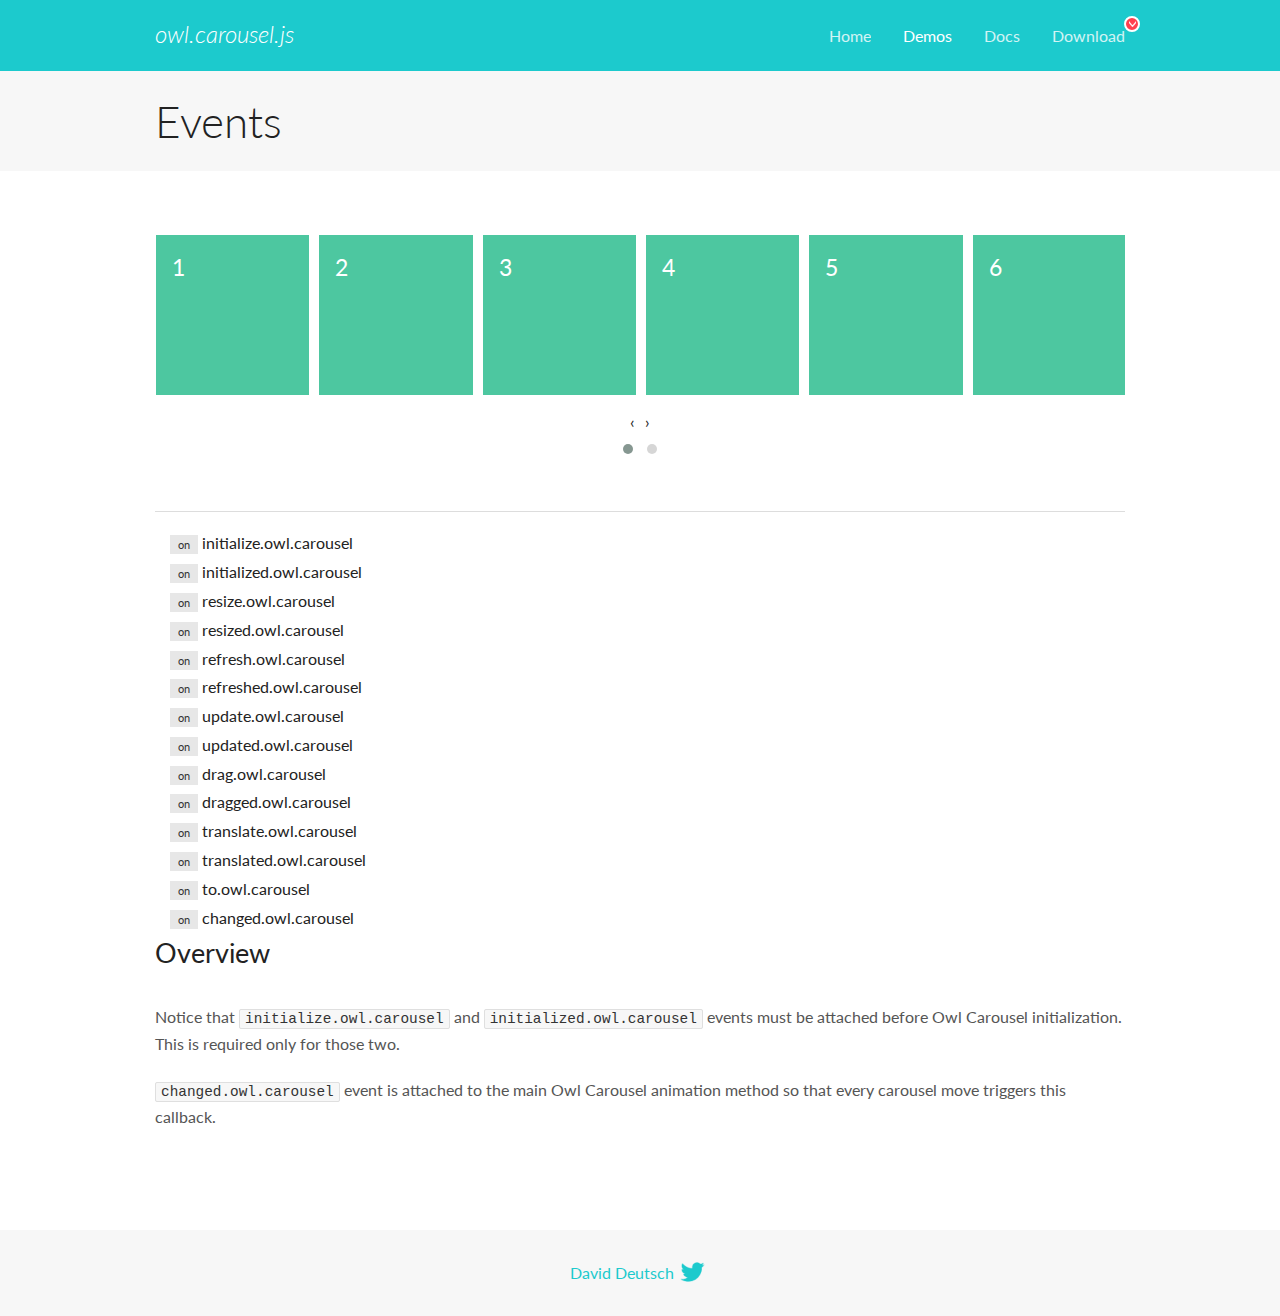
<file: OwlCarousel/docs/demos/events.html>
<!DOCTYPE html>
<html lang="en">
  <head>

    <!-- head -->
    <meta charset="utf-8">
    <meta name="msapplication-tap-highlight" content="no" />
    <meta name="viewport" content="width=device-width, initial-scale=1.0" />
    <meta name="description" content="Events usage demo">
    <meta name="author" content="David Deutsch">
    <title>
      Events Demo | Owl Carousel | 2.3.4
    </title>

    <!-- Stylesheets -->
    <link href='https://fonts.googleapis.com/css?family=Lato:300,400,700,400italic,300italic' rel='stylesheet' type='text/css'>
    <link rel="stylesheet" href="../assets/css/docs.theme.min.css">

    <!-- Owl Stylesheets -->
    <link rel="stylesheet" href="../assets/owlcarousel/assets/owl.carousel.min.css">
    <link rel="stylesheet" href="../assets/owlcarousel/assets/owl.theme.default.min.css">

    <!-- HTML5 shim and Respond.js IE8 support of HTML5 elements and media queries -->

    <!--[if lt IE 9]>
      <script src="https://oss.maxcdn.com/libs/html5shiv/3.7.0/html5shiv.js"></script>
      <script src="https://oss.maxcdn.com/libs/respond.js/1.3.0/respond.min.js"></script>
    <![endif]-->

    <!-- Favicons -->
    <link rel="apple-touch-icon-precomposed" sizes="144x144" href="../assets/ico/apple-touch-icon-144-precomposed.png">
    <link rel="shortcut icon" href="../assets/ico/favicon.png">
    <link rel="shortcut icon" href="favicon.ico">

    <!-- Yeah i know js should not be in header. Its required for demos.-->

    <!-- javascript -->
    <script src="../assets/vendors/jquery.min.js"></script>
    <script src="../assets/owlcarousel/owl.carousel.js"></script>
  </head>
  <body>

    <!-- header -->
    <header class="header">
      <div class="row">
        <div class="large-12 columns">
          <div class="brand left">
            <h3>
              <a href="/OwlCarousel2/">owl.carousel.js</a> 
            </h3>
          </div>
          <a id="toggle-nav" class="right">
            <span></span> <span></span> <span></span> 
          </a> 
          <div class="nav-bar">
            <ul class="clearfix">
              <li> <a href="/OwlCarousel2/index.html">Home</a>  </li>
              <li class="active">
                <a href="/OwlCarousel2/demos/demos.html">Demos</a> 
              </li>
              <li> <a href="/OwlCarousel2/docs/started-welcome.html">Docs</a>  </li>
              <li>
                <a href="https://github.com/OwlCarousel2/OwlCarousel2/archive/2.3.4.zip">Download</a> 
                <span class="download"></span> 
              </li>
            </ul>
          </div>
        </div>
      </div>
    </header>

    <!-- title -->
    <section class="title">
      <div class="row">
        <div class="large-12 columns">
          <h1>Events</h1>
        </div>
      </div>
    </section>

    <!--  Demos -->
    <section id="demos">
      <div class="row">
        <div class="large-12 columns">
          <div class="owl-carousel owl-theme">
            <div class="item">
              <h4>1</h4>
            </div>
            <div class="item">
              <h4>2</h4>
            </div>
            <div class="item">
              <h4>3</h4>
            </div>
            <div class="item">
              <h4>4</h4>
            </div>
            <div class="item">
              <h4>5</h4>
            </div>
            <div class="item">
              <h4>6</h4>
            </div>
            <div class="item">
              <h4>7</h4>
            </div>
            <div class="item">
              <h4>8</h4>
            </div>
            <div class="item">
              <h4>9</h4>
            </div>
            <div class="item">
              <h4>10</h4>
            </div>
            <div class="item">
              <h4>11</h4>
            </div>
            <div class="item">
              <h4>12</h4>
            </div>
          </div>
          <hr>
          <div class="large-12 columns callbacks">
            <div><span class="label secondary initialize">on</span>  initialize.owl.carousel </div>
            <div><span class="label secondary initialized">on</span>  initialized.owl.carousel </div>
            <div><span class="label secondary resize">on</span>  resize.owl.carousel </div>
            <div><span class="label secondary resized">on</span>  resized.owl.carousel </div>
            <div><span class="label secondary refresh">on</span>  refresh.owl.carousel </div>
            <div><span class="label secondary refreshed">on</span>  refreshed.owl.carousel </div>
            <div><span class="label secondary update">on</span>  update.owl.carousel </div>
            <div><span class="label secondary updated">on</span>  updated.owl.carousel </div>
            <div><span class="label secondary drag">on</span>  drag.owl.carousel </div>
            <div><span class="label secondary dragged">on</span>  dragged.owl.carousel </div>
            <div><span class="label secondary translate">on</span>  translate.owl.carousel </div>
            <div><span class="label secondary translated">on</span>  translated.owl.carousel </div>
            <div><span class="label secondary to">on</span>  to.owl.carousel </div>
            <div><span class="label secondary changed">on</span>  changed.owl.carousel </div>
          </div>
          <h3 id="overview">Overview</h3>
          <p>Notice that <code>initialize.owl.carousel</code> and <code>initialized.owl.carousel</code> events must be attached before Owl Carousel initialization. This is required only for those two.</p>
          <p><code>changed.owl.carousel</code> event is attached to the main Owl Carousel animation method so that every carousel move triggers this callback.</p>
          <script>
            jQuery(document).ready(function($) {
              var owl = $('.owl-carousel');
              owl.on('initialize.owl.carousel initialized.owl.carousel ' +
                'initialize.owl.carousel initialize.owl.carousel ' +
                'resize.owl.carousel resized.owl.carousel ' +
                'refresh.owl.carousel refreshed.owl.carousel ' +
                'update.owl.carousel updated.owl.carousel ' +
                'drag.owl.carousel dragged.owl.carousel ' +
                'translate.owl.carousel translated.owl.carousel ' +
                'to.owl.carousel changed.owl.carousel',
                function(e) {
                  $('.' + e.type)
                    .removeClass('secondary')
                    .addClass('success');
                  window.setTimeout(function() {
                    $('.' + e.type)
                      .removeClass('success')
                      .addClass('secondary');
                  }, 500);
                });
              owl.owlCarousel({
                loop: true,
                nav: true,
                lazyLoad: true,
                margin: 10,
                video: true,
                responsive: {
                  0: {
                    items: 1
                  },
                  600: {
                    items: 3
                  },
                  960: {
                    items: 5,
                  },
                  1200: {
                    items: 6
                  }
                }
              });
            });
          </script>
        </div>
      </div>
    </section>

    <!-- footer -->
    <footer class="footer">
      <div class="row">
        <div class="large-12 columns">
          <h5>
            <a href="/OwlCarousel2/docs/support-contact.html">David Deutsch</a> 
            <a id="custom-tweet-button" href="https://twitter.com/share?url=https://github.com/OwlCarousel2/OwlCarousel2&text=Owl Carousel - This is so awesome! " target="_blank"></a> 
          </h5>
        </div>
      </div>
    </footer>

    <!-- vendors -->
    <script src="../assets/vendors/highlight.js"></script>
    <script src="../assets/js/app.js"></script>
  </body>
</html>
</file>
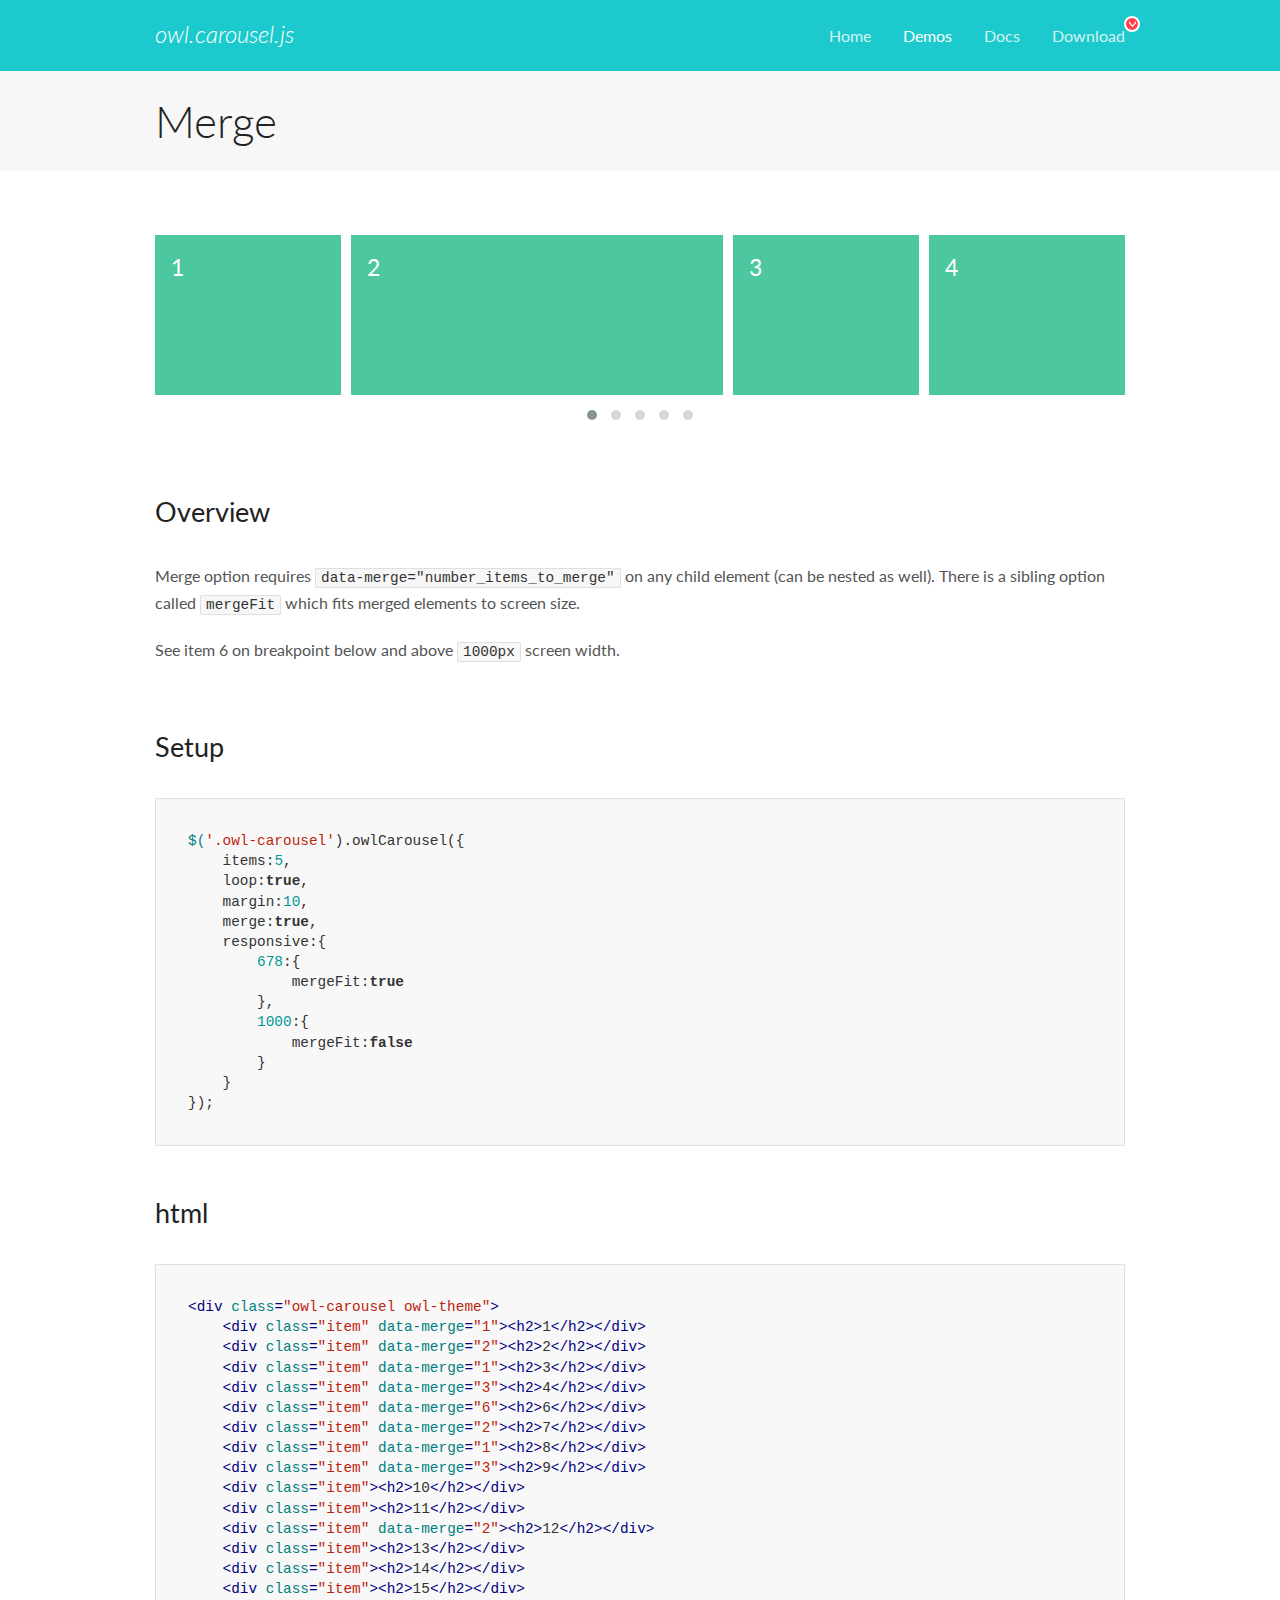
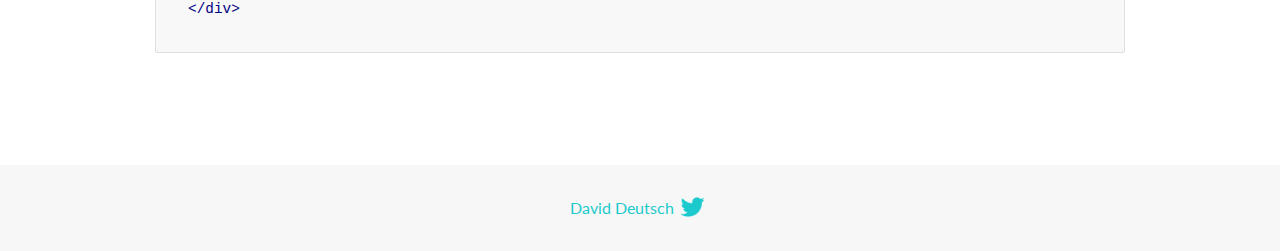
<file: OwlCarousel/docs/demos/merge.html>
<!DOCTYPE html>
<html lang="en">
  <head>

    <!-- head -->
    <meta charset="utf-8">
    <meta name="msapplication-tap-highlight" content="no" />
    <meta name="viewport" content="width=device-width, initial-scale=1.0" />
    <meta name="description" content="Merge Items">
    <meta name="author" content="David Deutsch">
    <title>
      Merge Demo | Owl Carousel | 2.3.4
    </title>

    <!-- Stylesheets -->
    <link href='https://fonts.googleapis.com/css?family=Lato:300,400,700,400italic,300italic' rel='stylesheet' type='text/css'>
    <link rel="stylesheet" href="../assets/css/docs.theme.min.css">

    <!-- Owl Stylesheets -->
    <link rel="stylesheet" href="../assets/owlcarousel/assets/owl.carousel.min.css">
    <link rel="stylesheet" href="../assets/owlcarousel/assets/owl.theme.default.min.css">

    <!-- HTML5 shim and Respond.js IE8 support of HTML5 elements and media queries -->

    <!--[if lt IE 9]>
      <script src="https://oss.maxcdn.com/libs/html5shiv/3.7.0/html5shiv.js"></script>
      <script src="https://oss.maxcdn.com/libs/respond.js/1.3.0/respond.min.js"></script>
    <![endif]-->

    <!-- Favicons -->
    <link rel="apple-touch-icon-precomposed" sizes="144x144" href="../assets/ico/apple-touch-icon-144-precomposed.png">
    <link rel="shortcut icon" href="../assets/ico/favicon.png">
    <link rel="shortcut icon" href="favicon.ico">

    <!-- Yeah i know js should not be in header. Its required for demos.-->

    <!-- javascript -->
    <script src="../assets/vendors/jquery.min.js"></script>
    <script src="../assets/owlcarousel/owl.carousel.js"></script>
  </head>
  <body>

    <!-- header -->
    <header class="header">
      <div class="row">
        <div class="large-12 columns">
          <div class="brand left">
            <h3>
              <a href="/OwlCarousel2/">owl.carousel.js</a> 
            </h3>
          </div>
          <a id="toggle-nav" class="right">
            <span></span> <span></span> <span></span> 
          </a> 
          <div class="nav-bar">
            <ul class="clearfix">
              <li> <a href="/OwlCarousel2/index.html">Home</a>  </li>
              <li class="active">
                <a href="/OwlCarousel2/demos/demos.html">Demos</a> 
              </li>
              <li> <a href="/OwlCarousel2/docs/started-welcome.html">Docs</a>  </li>
              <li>
                <a href="https://github.com/OwlCarousel2/OwlCarousel2/archive/2.3.4.zip">Download</a> 
                <span class="download"></span> 
              </li>
            </ul>
          </div>
        </div>
      </div>
    </header>

    <!-- title -->
    <section class="title">
      <div class="row">
        <div class="large-12 columns">
          <h1>Merge</h1>
        </div>
      </div>
    </section>

    <!--  Demos -->
    <section id="demos">
      <div class="row">
        <div class="large-12 columns">
          <div class="owl-carousel owl-theme">
            <div class="item" data-merge="1">
              <h4>1</h4>
            </div>
            <div class="item" data-merge="2">
              <h4>2</h4>
            </div>
            <div class="item" data-merge="1">
              <h4>3</h4>
            </div>
            <div class="item" data-merge="3">
              <h4>4</h4>
            </div>
            <div class="item" data-merge="6">
              <h4>6</h4>
            </div>
            <div class="item" data-merge="2">
              <h4>7</h4>
            </div>
            <div class="item" data-merge="1">
              <h4>8</h4>
            </div>
            <div class="item" data-merge="3">
              <h4>9</h4>
            </div>
            <div class="item">
              <h4>10</h4>
            </div>
            <div class="item">
              <h4>11</h4>
            </div>
            <div class="item" data-merge="2">
              <h4>12</h4>
            </div>
            <div class="item">
              <h4>13</h4>
            </div>
            <div class="item">
              <h4>14</h4>
            </div>
            <div class="item">
              <h4>15</h4>
            </div>
          </div>
          <h3 id="overview">Overview</h3>
          <p>Merge option requires <code>data-merge=&quot;number_items_to_merge&quot;</code> on any child element (can be nested as well). There is a sibling option called <code>mergeFit</code> which fits merged elements to screen size. </p>
          <p>See item 6 on breakpoint below and above <code>1000px</code> screen width.</p>
          <h3 id="setup">Setup</h3>
          <pre><code>$(&#39;.owl-carousel&#39;).owlCarousel({
    items:5,
    loop:true,
    margin:10,
    merge:true,
    responsive:{
        678:{
            mergeFit:true
        },
        1000:{
            mergeFit:false
        }
    }
});</code></pre>
          <h3 id="html">html</h3>
          <pre><code>&lt;div class=&quot;owl-carousel owl-theme&quot;&gt;
    &lt;div class=&quot;item&quot; data-merge=&quot;1&quot;&gt;&lt;h2&gt;1&lt;/h2&gt;&lt;/div&gt;
    &lt;div class=&quot;item&quot; data-merge=&quot;2&quot;&gt;&lt;h2&gt;2&lt;/h2&gt;&lt;/div&gt;
    &lt;div class=&quot;item&quot; data-merge=&quot;1&quot;&gt;&lt;h2&gt;3&lt;/h2&gt;&lt;/div&gt;
    &lt;div class=&quot;item&quot; data-merge=&quot;3&quot;&gt;&lt;h2&gt;4&lt;/h2&gt;&lt;/div&gt;
    &lt;div class=&quot;item&quot; data-merge=&quot;6&quot;&gt;&lt;h2&gt;6&lt;/h2&gt;&lt;/div&gt;
    &lt;div class=&quot;item&quot; data-merge=&quot;2&quot;&gt;&lt;h2&gt;7&lt;/h2&gt;&lt;/div&gt;
    &lt;div class=&quot;item&quot; data-merge=&quot;1&quot;&gt;&lt;h2&gt;8&lt;/h2&gt;&lt;/div&gt;
    &lt;div class=&quot;item&quot; data-merge=&quot;3&quot;&gt;&lt;h2&gt;9&lt;/h2&gt;&lt;/div&gt;
    &lt;div class=&quot;item&quot;&gt;&lt;h2&gt;10&lt;/h2&gt;&lt;/div&gt;
    &lt;div class=&quot;item&quot;&gt;&lt;h2&gt;11&lt;/h2&gt;&lt;/div&gt;
    &lt;div class=&quot;item&quot; data-merge=&quot;2&quot;&gt;&lt;h2&gt;12&lt;/h2&gt;&lt;/div&gt;
    &lt;div class=&quot;item&quot;&gt;&lt;h2&gt;13&lt;/h2&gt;&lt;/div&gt;
    &lt;div class=&quot;item&quot;&gt;&lt;h2&gt;14&lt;/h2&gt;&lt;/div&gt;
    &lt;div class=&quot;item&quot;&gt;&lt;h2&gt;15&lt;/h2&gt;&lt;/div&gt;
&lt;/div&gt;</code></pre>
          <script>
            $(document).ready(function() {
              $('.owl-carousel').owlCarousel({
                items: 5,
                loop: true,
                margin: 10,
                merge: true,
                responsive: {
                  678: {
                    mergeFit: true
                  },
                  1000: {
                    mergeFit: false
                  }
                }
              });
            })
          </script>
        </div>
      </div>
    </section>

    <!-- footer -->
    <footer class="footer">
      <div class="row">
        <div class="large-12 columns">
          <h5>
            <a href="/OwlCarousel2/docs/support-contact.html">David Deutsch</a> 
            <a id="custom-tweet-button" href="https://twitter.com/share?url=https://github.com/OwlCarousel2/OwlCarousel2&text=Owl Carousel - This is so awesome! " target="_blank"></a> 
          </h5>
        </div>
      </div>
    </footer>

    <!-- vendors -->
    <script src="../assets/vendors/highlight.js"></script>
    <script src="../assets/js/app.js"></script>
  </body>
</html>
</file>
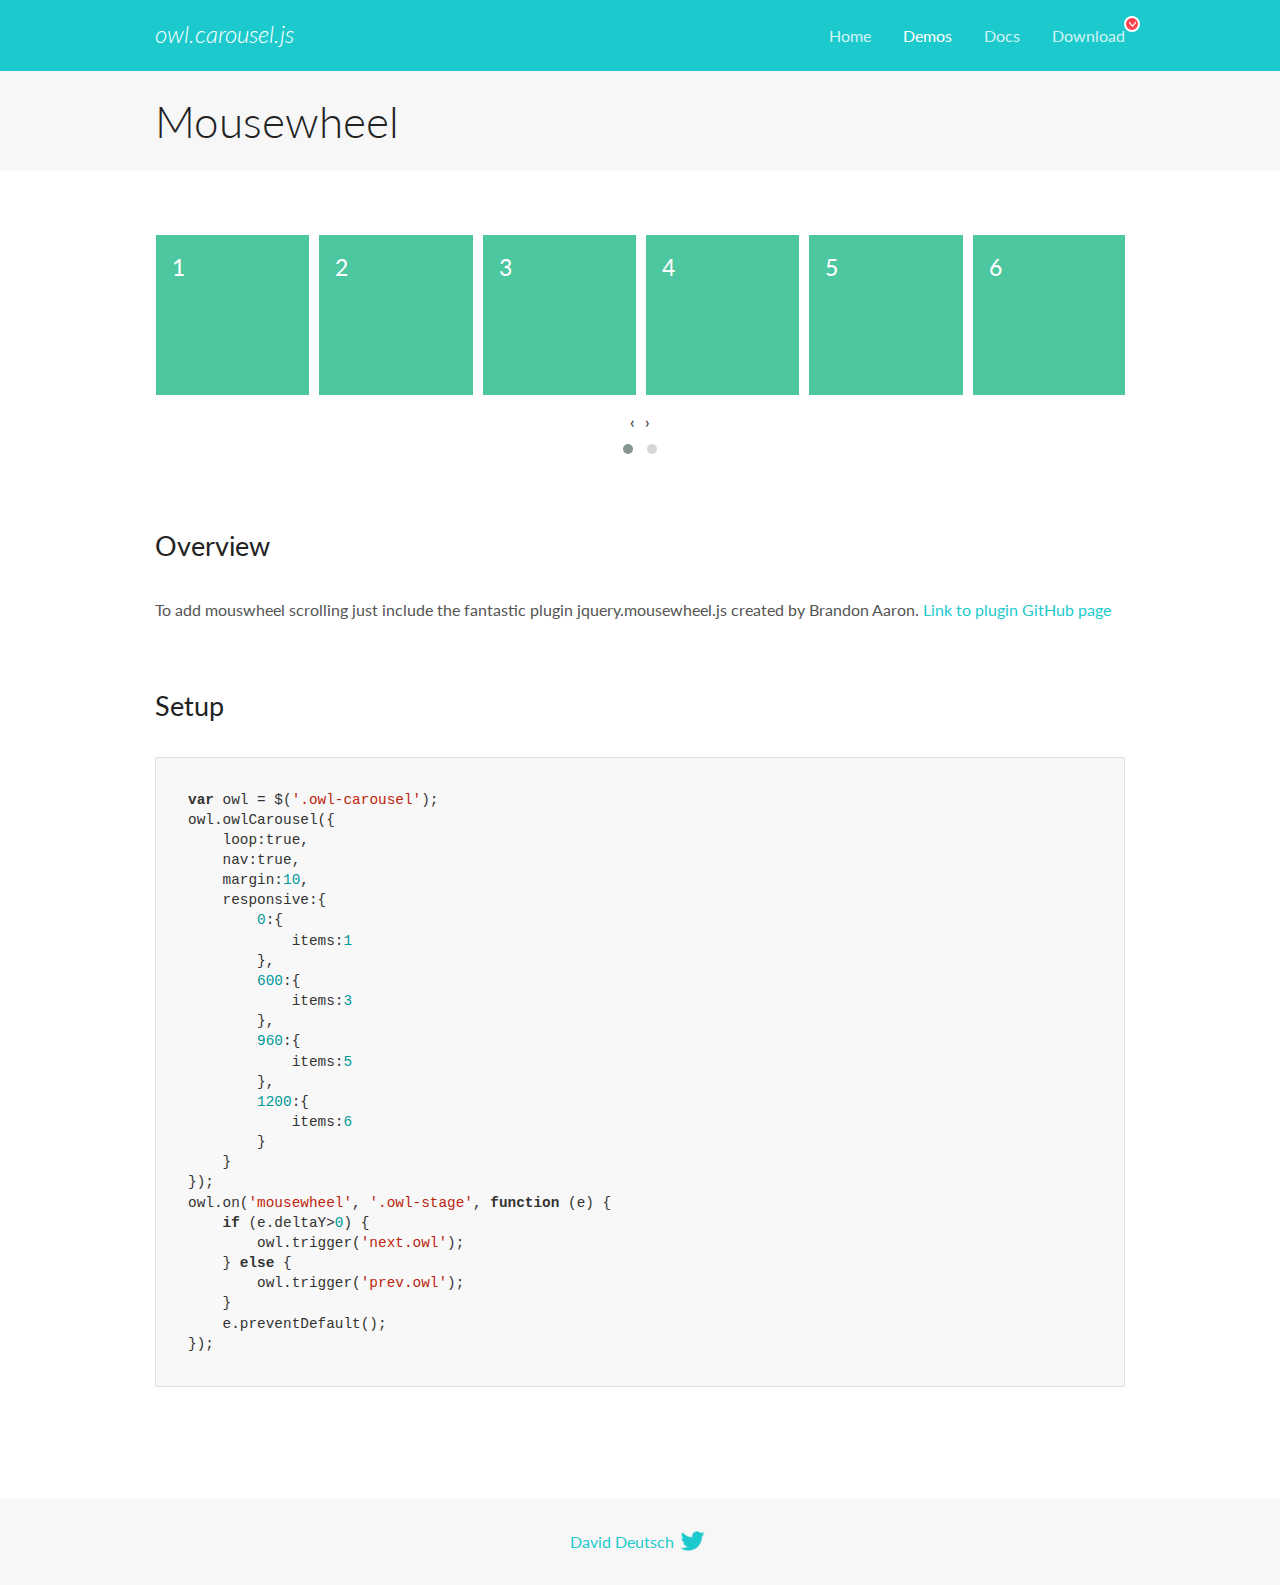
<file: OwlCarousel/docs/demos/mousewheel.html>
<!DOCTYPE html>
<html lang="en">
  <head>

    <!-- head -->
    <meta charset="utf-8">
    <meta name="msapplication-tap-highlight" content="no" />
    <meta name="viewport" content="width=device-width, initial-scale=1.0" />
    <meta name="description" content="Mousewheel usage demo">
    <meta name="author" content="David Deutsch">
    <title>
      Mousewheel Demo | Owl Carousel | 2.3.4
    </title>

    <!-- Stylesheets -->
    <link href='https://fonts.googleapis.com/css?family=Lato:300,400,700,400italic,300italic' rel='stylesheet' type='text/css'>
    <link rel="stylesheet" href="../assets/css/docs.theme.min.css">

    <!-- Owl Stylesheets -->
    <link rel="stylesheet" href="../assets/owlcarousel/assets/owl.carousel.min.css">
    <link rel="stylesheet" href="../assets/owlcarousel/assets/owl.theme.default.min.css">

    <!-- HTML5 shim and Respond.js IE8 support of HTML5 elements and media queries -->

    <!--[if lt IE 9]>
      <script src="https://oss.maxcdn.com/libs/html5shiv/3.7.0/html5shiv.js"></script>
      <script src="https://oss.maxcdn.com/libs/respond.js/1.3.0/respond.min.js"></script>
    <![endif]-->

    <!-- Favicons -->
    <link rel="apple-touch-icon-precomposed" sizes="144x144" href="../assets/ico/apple-touch-icon-144-precomposed.png">
    <link rel="shortcut icon" href="../assets/ico/favicon.png">
    <link rel="shortcut icon" href="favicon.ico">

    <!-- Yeah i know js should not be in header. Its required for demos.-->

    <!-- javascript -->
    <script src="../assets/vendors/jquery.min.js"></script>
    <script src="../assets/owlcarousel/owl.carousel.js"></script>
  </head>
  <body>

    <!-- header -->
    <header class="header">
      <div class="row">
        <div class="large-12 columns">
          <div class="brand left">
            <h3>
              <a href="/OwlCarousel2/">owl.carousel.js</a> 
            </h3>
          </div>
          <a id="toggle-nav" class="right">
            <span></span> <span></span> <span></span> 
          </a> 
          <div class="nav-bar">
            <ul class="clearfix">
              <li> <a href="/OwlCarousel2/index.html">Home</a>  </li>
              <li class="active">
                <a href="/OwlCarousel2/demos/demos.html">Demos</a> 
              </li>
              <li> <a href="/OwlCarousel2/docs/started-welcome.html">Docs</a>  </li>
              <li>
                <a href="https://github.com/OwlCarousel2/OwlCarousel2/archive/2.3.4.zip">Download</a> 
                <span class="download"></span> 
              </li>
            </ul>
          </div>
        </div>
      </div>
    </header>

    <!-- title -->
    <section class="title">
      <div class="row">
        <div class="large-12 columns">
          <h1>Mousewheel</h1>
        </div>
      </div>
    </section>

    <!--  Demos -->
    <section id="demos">
      <div class="row">
        <div class="large-12 columns">
          <div class="owl-carousel owl-theme">
            <div class="item">
              <h4>1</h4>
            </div>
            <div class="item">
              <h4>2</h4>
            </div>
            <div class="item">
              <h4>3</h4>
            </div>
            <div class="item">
              <h4>4</h4>
            </div>
            <div class="item">
              <h4>5</h4>
            </div>
            <div class="item">
              <h4>6</h4>
            </div>
            <div class="item">
              <h4>7</h4>
            </div>
            <div class="item">
              <h4>8</h4>
            </div>
            <div class="item">
              <h4>9</h4>
            </div>
            <div class="item">
              <h4>10</h4>
            </div>
            <div class="item">
              <h4>11</h4>
            </div>
            <div class="item">
              <h4>12</h4>
            </div>
          </div>
          <h3 id="overview">Overview</h3>
          <p>To add mouswheel scrolling just include the fantastic plugin jquery.mousewheel.js created by Brandon Aaron.
            <a href="https://github.com/brandonaaron/jquery-mousewheel">Link to plugin GitHub page</a> 
          </p>
          <h3 id="setup">Setup</h3>
          <pre><code>var owl = $(&#39;.owl-carousel&#39;);
owl.owlCarousel({
    loop:true,
    nav:true,
    margin:10,
    responsive:{
        0:{
            items:1
        },
        600:{
            items:3
        },            
        960:{
            items:5
        },
        1200:{
            items:6
        }
    }
});
owl.on(&#39;mousewheel&#39;, &#39;.owl-stage&#39;, function (e) {
    if (e.deltaY&gt;0) {
        owl.trigger(&#39;next.owl&#39;);
    } else {
        owl.trigger(&#39;prev.owl&#39;);
    }
    e.preventDefault();
});</code></pre>
          <script src="../assets/vendors/jquery.mousewheel.min.js"></script>
          <script>
            $(document).ready(function() {
              var owl = $('.owl-carousel');
              owl.owlCarousel({
                loop: true,
                nav: true,
                margin: 10,
                responsive: {
                  0: {
                    items: 1
                  },
                  600: {
                    items: 3
                  },
                  960: {
                    items: 5
                  },
                  1200: {
                    items: 6
                  }
                }
              });
              owl.on('mousewheel', '.owl-stage', function(e) {
                if (e.deltaY > 0) {
                  owl.trigger('next.owl');
                } else {
                  owl.trigger('prev.owl');
                }
                e.preventDefault();
              });
            })
          </script>
        </div>
      </div>
    </section>

    <!-- footer -->
    <footer class="footer">
      <div class="row">
        <div class="large-12 columns">
          <h5>
            <a href="/OwlCarousel2/docs/support-contact.html">David Deutsch</a> 
            <a id="custom-tweet-button" href="https://twitter.com/share?url=https://github.com/OwlCarousel2/OwlCarousel2&text=Owl Carousel - This is so awesome! " target="_blank"></a> 
          </h5>
        </div>
      </div>
    </footer>

    <!-- vendors -->
    <script src="../assets/vendors/highlight.js"></script>
    <script src="../assets/js/app.js"></script>
  </body>
</html>
</file>
<file: Css/dashboard.css>
/* ------ FONTE UTILIZADA ------- */
@font-face{
	font-family:'OmologoPersonal1010regular ';
	src:url('Fonte/OmologoPersonal1010regular.ttf');
}

/* ------ CONFIG GERAIS ------- */

* {
    margin: 0;
    padding: 0;
    user-select: none;
    box-sizing: border-box;
	font-family:'OmologoPersonal1010regular';
}

/* ------ MENU ------- */

.main_side{
	margin-top:30px;
}

.sidebar {
	z-index:999999;
    position: fixed;
    width: 250px;
    height: 100%;
    background-image: linear-gradient(-90deg, #26511b, #305124);
}

nav ul {
    height: 100%;
    width: 100%;
    list-style: none;
    padding-left: 10px;
}

nav ul li {
    line-height: 50px;
    border-top: 1px solid rgba(255, 255, 255, 0.1);
}

nav ul li:last-child {
    border-bottom: 1px solid rgba(255, 255, 255, 0.05);
}

nav ul li a {
    position: relative;
    color: white;
    text-decoration: none;
    font-size: 20px;
    padding-left: 14px;
    font-weight: 500;
    display: block;
    width: 100%;
    border-left: 3px solid transparent;
}

nav li.active a {
    background: #2a5c1e;
    border-left-color: #FC5404;
}

nav ul li a:hover {
    background: #2a5c1e;
}

a:hover {
    color: #FC5404 !important;
}

/* ------ CONTEÚDO ------- */
#content {
	overflow-x: scroll;
	position: fixed;
	width:100%;
	height:100%;
    text-align: center;
}

/* ------ PRINCIAPL ------- */
#principal{
	position:absolute;
	top:40%;
	left:25%;
}
/* ------ ADM TABELAS ------- */
#aux-adm{
	position:absolute;
	top:25%;
	left:27%;	
}

#adm-slides, #adm-clientes{
	position:absolute;
	top:15%;
	left:27%;
}
#adm-obras{
	position:absolute;
	top:8%;
	left:27%;
}

#adm-dados-card{
	margin-top:10px;
}

.card{
	border-color: #305124; 
	background-color:transparent;
}

.card-header{
	background-color:transparent;
}

.btn{
	background-color:#305124;
	color:white;
	font-weight:bold;
}

.btn:hover{
    color: #FC5404 !important;
}

.btn.active {
    color: #FC5404 !important;
}

#aux-adm-novos-slides, #aux-adm-novas-obras, #aux-adm-novos-clientes{
	margin-top:-80px;
}
#aux-adm-up-slides, #aux-adm-up-obras, #aux-adm-up-clientes{
	margin-top: -220px;
}

/* ------ CONFIG ------- */
#config{
	position:absolute;
	top:25%;
	left:27%;
}

/* ---------------------------------------- */
/* ------ MEDIA QUERIES ------- */

@media (max-height: 449.99px) {
	.navbar-collapse {
		max-height: 250px;
		overflow-y: auto;
	}
}

@media (max-width: 991.98px) {
	/*MENU*/
	.sidebar {
		position: fixed;
		width: 100%;
		height: auto;
		transition: left 0.4s ease
	}
}

@media (max-width: 575.98px) {
	/* BOTAO */
	.btn{
		display:block;
		margin: 0 auto;
		margin-bottom: 10px !important;
		width:100%;
	}
	/*TELA DO CONTEUDO*/
	#content{
		height:90%;
		top:57px;
	}
	/* ------ PRINCIAPL ------- */
	#principal{
		left:0%;
	}
	/* ------ CONFIG ------- */
	#config{
		top:20%;
		left:10%;
		width:80%;
	}
	/* ------ ADM TABELAS ------- */
	#adm-slides, #adm-obras, #adm-clientes{
		position:absolute;
		top:10%;
		left:10%;
		width:80%;
	}
	/* ------ ADM TABELAS AUX ------- 
	#aux-adm{
		position:absolute;
		top:25%;
		left:10%;
		width:80%;
	}*/
}

@media (min-width: 576px) and (max-width: 767.98px) {
	/* BOTAO */
	.btn{
		display:block;
		margin: 0 auto;
		margin-bottom: 10px !important;
		width:45%;
	}
	/*TELA DO CONTEUDO*/
	#content{
		height:90%;
		top:57px;
	}
	/* ------ PRINCIAPL ------- */
	#principal{
		left:0%;
	}
	/* ------ CONFIG ------- */
	#config{
		top:20%;
		left:10%;
		width:80%;
	}
	/* ------ ADM TABELAS ------- */
	#adm-slides, #adm-obras, #adm-clientes{
		position:absolute;
		top:10%;
		left:10%;
		width:80%;
	}
	/* ------ ADM TABELAS AUX ------- 
	#aux-adm{
		position:absolute;
		top:25%;
		left:10%;
		width:80%;
	}*/
}

@media (min-width: 768px) and (max-width: 991.98px) {
	/* BOTAO */
	.btn{
		display:block;
		margin: 0 auto;
		margin-left: 25px !important;
		margin-bottom: 10px !important;
		width:35%;
	}
	/*TELA DO CONTEUDO*/
	#content{
		height:90%;
		top:57px;
	}
	/* ------ PRINCIAPL ------- */
	#principal{
		left:0%;
	}
	/* ------ CONFIG ------- */
	#config{
		top:20%;
		left:10%;
		width:80%;
	}
	/* ------ ADM TABELAS ------- */
	#adm-slides, #adm-obras, #adm-clientes{
		position:absolute;
		top:10%;
		left:10%;
		width:80%;
	}
	/* ------ ADM TABELAS AUX ------- 
	#aux-adm{
		position:absolute;
		top:25%;
		left:10%;
		width:80%;
	}*/
}
	
@media (min-width: 992px) and (max-width: 1199.98px) {
	/* ------ ADM TABELAS ------- */
	#adm-slides, #adm-obras, #adm-clientes{
		width:70%;
	}
	/* BOTAO */
	.btn{
		display:block;
		margin:0 auto;
		margin-bottom: 10px !important;
		width:30%;
	}
}

@media (min-width: 1200px) and (max-width: 1399.98px) {
	/* BOTAO */
	.btn{
		width:25%;
		display:block;
		margin:0 auto;
		margin-bottom: 10px !important;
	}
}

@media (min-width: 1400px){
}
</file>
